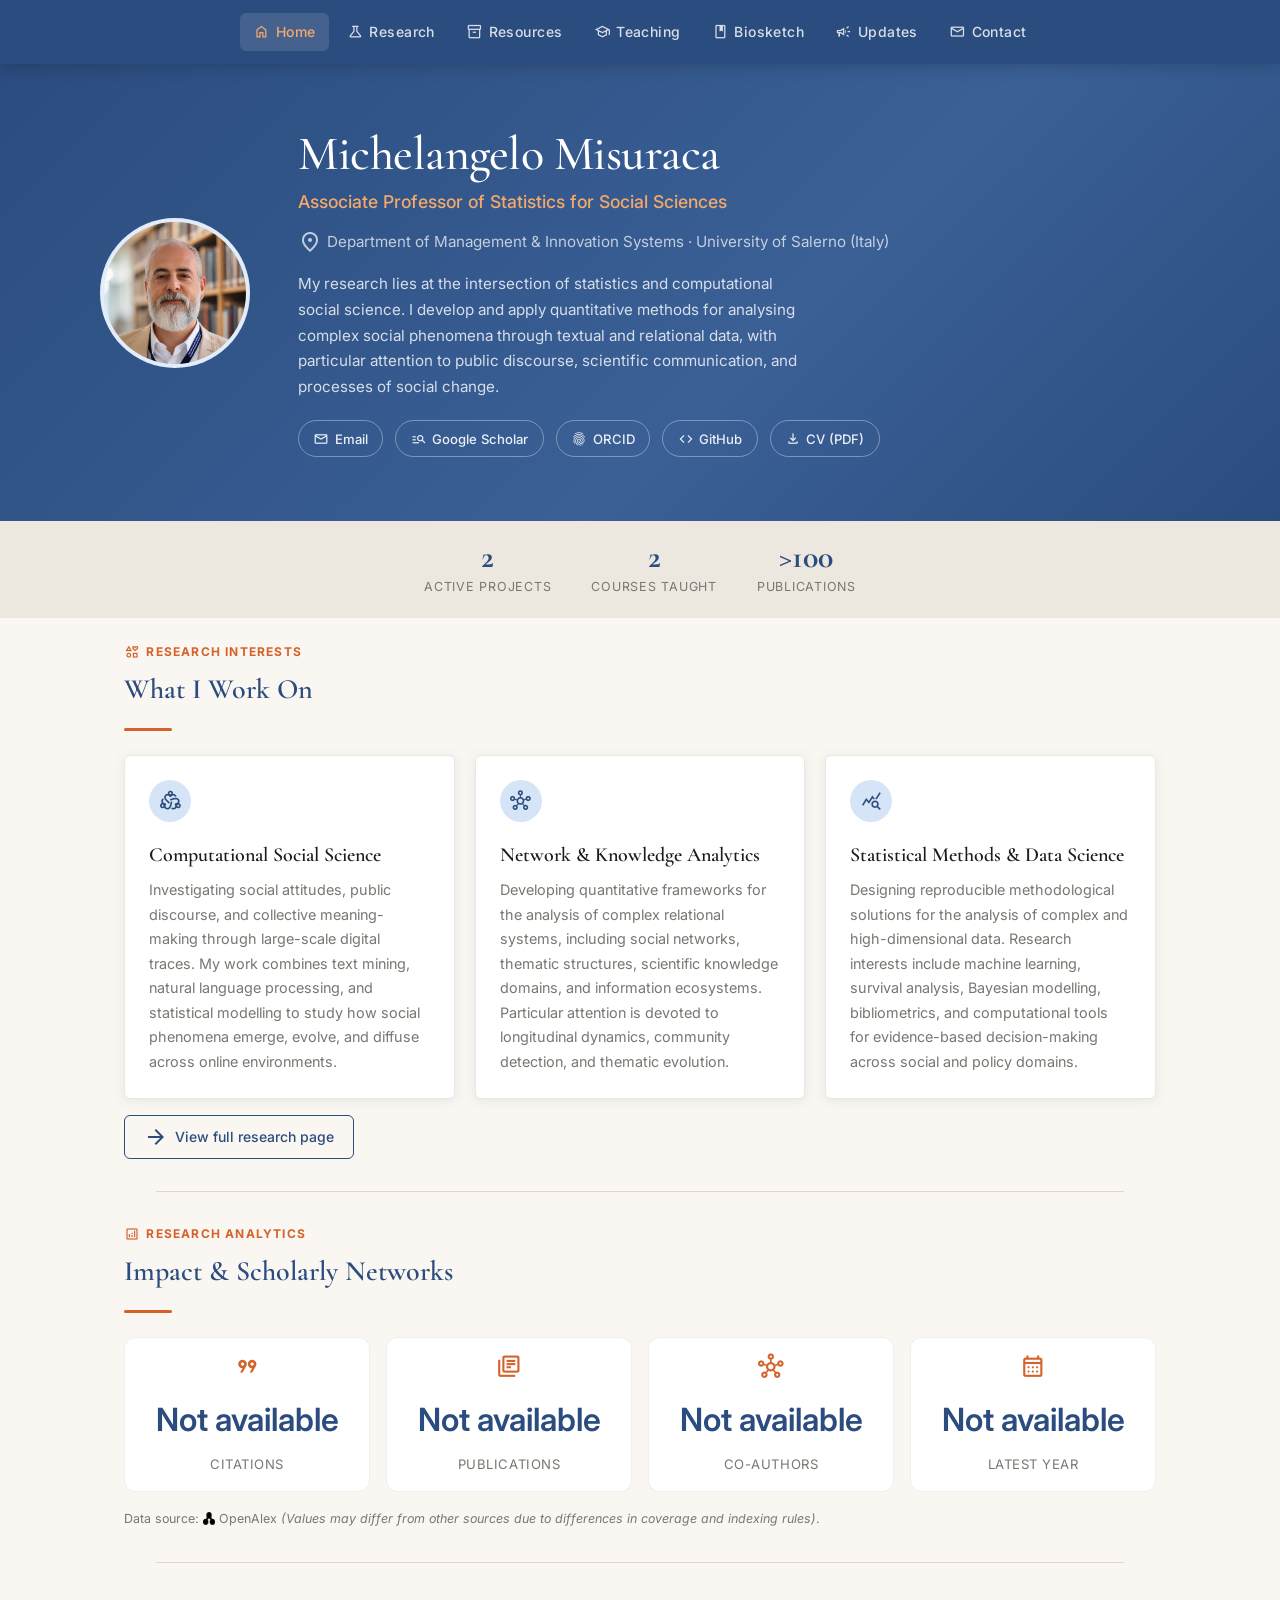
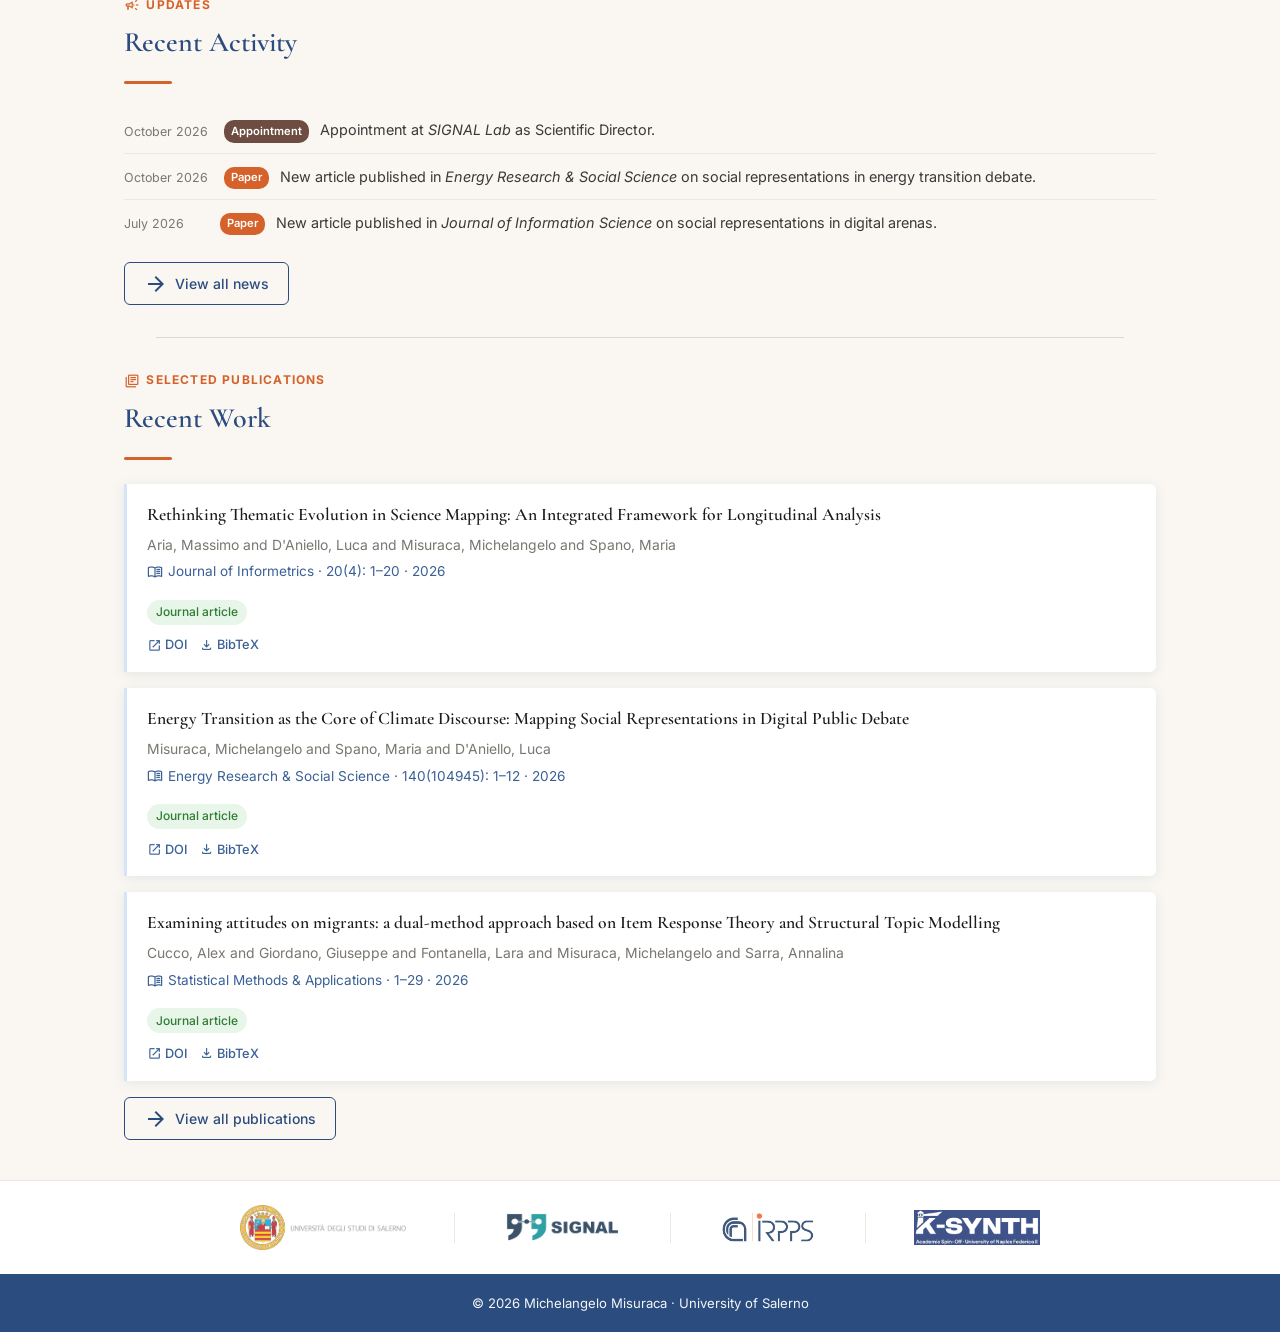
<file: index.html>
<!DOCTYPE html>
<html lang="en">
<head>
  <meta charset="UTF-8">
  <meta name="viewport" content="width=device-width, initial-scale=1.0">
  <title>Michelangelo Misuraca | Home</title>
  <meta name="description" content="Personal website of Michelangelo Misuraca">

  <!-- Fonts -->
  <link rel="preconnect" href="https://fonts.googleapis.com">
  <link rel="preconnect" href="https://fonts.gstatic.com" crossorigin>
  <link href="https://fonts.googleapis.com/css2?family=Cormorant+Garamond:ital,wght@0,400;0,500;0,600;0,700;1,400;1,500&family=Inter:wght@400;500;600&display=swap" rel="stylesheet">
  <!-- Icons -->
  <link rel="stylesheet" href="https://fonts.googleapis.com/css2?family=Material+Symbols+Outlined:opsz,wght,FILL,GRAD@20..48,100..700,0..1,-50..200" />
  <link rel="stylesheet" href="css/style.css">
</head>
<body class="home-page">

<!-- ── Navigation ─────────────────────────────── -->
<nav class="site-nav">
  <div class="nav-inner">
    <ul class="nav-links" id="nav-links">
      <li><a href="index.html"><span class="material-symbols-outlined">home</span>Home</a></li>
      <li><a href="pages/research.html"><span class="material-symbols-outlined">science</span>Research</a></li>
      <li><a href="pages/resources.html"><span class="material-symbols-outlined">inventory_2</span>Resources</a></li> 
      <li><a href="pages/teaching.html"><span class="material-symbols-outlined">school</span>Teaching</a></li>
      <li><a href="pages/cv.html"><span class="material-symbols-outlined">book</span>Biosketch</a></li>
      <li><a href="pages/news.html"><span class="material-symbols-outlined">campaign</span>Updates</a></li>     
      <li><a href="pages/contact.html"><span class="material-symbols-outlined">mail</span>Contact</a></li>
    </ul>
    <button class="hamburger" id="hamburger" aria-label="Toggle navigation" aria-expanded="false">
      <span></span><span></span><span></span>
    </button>
  </div>
</nav>

<!-- ── Profile Hero ───────────────────────────── -->
<header class="profile-hero">
  <div class="profile-inner">
    <div class="profile-avatar">
      <img src="assets/m_misuraca.png" alt="Profile photo">
      <!-- <span class="material-symbols-outlined">person</span> -->
    </div>
    <div class="profile-text">
      <h1>Michelangelo Misuraca</h1>
      <p class="role">Associate Professor of Statistics for Social Sciences</p>
      <p class="affiliation">
        <span class="material-symbols-outlined">location_on</span>
        Department of Management &amp; Innovation Systems &middot; University of Salerno (Italy)
      </p>
      <p class="bio">
        My research lies at the intersection of statistics and computational social science. I develop and apply quantitative methods for analysing complex social phenomena through textual and relational data, with particular attention to public discourse, scientific communication, and processes of social change.
      </p>
      <div class="social-links">
        <a class="social-link" href="mailto:mmisuraca[at]unisa[dot]it">
          <span class="material-symbols-outlined">mail</span>Email
        </a>
        <a class="social-link" href="https://scholar.google.com/citations?DS0YqZYAAAAJ&hl" target="_blank" rel="noopener">
          <span class="material-symbols-outlined">manage_search</span>Google Scholar
        </a>
        <a class="social-link" href="https://orcid.org/0000-0002-8794-966X" target="_blank" rel="noopener">
          <span class="material-symbols-outlined">fingerprint</span>ORCID
        </a>
        <a class="social-link" href="https://github.com/text-lab" target="_blank" rel="noopener">
          <span class="material-symbols-outlined">code</span>GitHub
        </a>
        <a class="social-link" href="assets/CV_JUN26_MM.pdf" target="_blank">
          <span class="material-symbols-outlined">download</span>CV (PDF)
        </a>
      </div>
    </div>
  </div>
</header>

<!-- ── Quick Stats ────────────────────────────── -->
<div class="stats-strip">
  <div class="stats-inner">
    <div class="stat"><div class="stat-num">2</div><div class="stat-label">Active Projects</div></div>
    <div class="stat"><div class="stat-num">2</div><div class="stat-label">Courses Taught</div></div>
    <div class="stat"><div class="stat-num" id="stat-work">&gt;100</div><div class="stat-label">Publications</div></div>
<!--    <div class="stat"><div class="stat-num">-</div><div class="stat-label">PhD / MSc Students</div></div> -->
  </div>
</div>

<!-- ── Main Content ───────────────────────────── -->
<main>

  <!-- Research Interests -->
  <section>
    <p class="section-label"><span class="material-symbols-outlined">interests</span>Research Interests</p>
    <h2>What I Work On</h2>
    <div class="rule-orange"></div>
    <div class="card-grid">
      <div class="card">
       <div class="card-icon"><span class="material-symbols-outlined">diversity_2</span></div>
       <h3>Computational Social Science</h3>
       <p>Investigating social attitudes, public discourse, and collective meaning-making through large-scale digital traces. My work combines text mining, natural language processing, and statistical modelling to study how social phenomena emerge, evolve, and diffuse across online environments.</p>
      </div>
     <div class="card">
      <div class="card-icon"><span class="material-symbols-outlined">hub</span></div>
      <h3>Network &amp; Knowledge Analytics</h3>
      <p>Developing quantitative frameworks for the analysis of complex relational systems, including social networks, thematic structures, scientific knowledge domains, and information ecosystems. Particular attention is devoted to longitudinal dynamics, community detection, and thematic evolution.</p>
     </div>
     <div class="card">
      <div class="card-icon"><span class="material-symbols-outlined">query_stats</span></div>
      <h3>Statistical Methods &amp; Data Science</h3>
      <p>Designing reproducible methodological solutions for the analysis of complex and high-dimensional data. Research interests include machine learning, survival analysis, Bayesian modelling, bibliometrics, and computational tools for evidence-based decision-making across social and policy domains.</p>
    </div>
   </div>
    <p class="mt-2"><a href="pages/research.html" class="btn btn-outline"><span class="material-symbols-outlined">arrow_forward</span>View full research page</a></p>
  </section>

<hr class=rule>

<!-- Research Analytics -->
<section id="research-intelligence">
  <p class="section-label"><span class="material-symbols-outlined">analytics</span>Research Analytics</p>
  <h2>Impact &amp; Scholarly Networks</h2>
  <div class="rule-orange"></div>
  <div class="metrics-grid">
    <div class="metric-card">
      <span class="material-symbols-outlined">format_quote</span>
      <div class="metric-value" id="oa-citations">–</div>
      <div class="metric-label">Citations</div>
    </div>
    <div class="metric-card">
      <span class="material-symbols-outlined">library_books</span>
      <div class="metric-value" id="oa-works">–</div>
      <div class="metric-label">Publications</div>
    </div>
    <div class="metric-card">
      <span class="material-symbols-outlined">hub</span>
      <div class="metric-value" id="oa-coauthors">–</div>
      <div class="metric-label">Co-authors</div>
    </div>
    <div class="metric-card">
      <span class="material-symbols-outlined">calendar_month</span>
      <div class="metric-value" id="oa-latest-year">–</div>
      <div class="metric-label">Latest Year</div>
    </div>
  </div>
  <p class="mt-2 small-note">
    Data source: <img src="assets/tricon.png" class="custom-icon"> OpenAlex</a> <em>(Values may differ from other sources due to differences in coverage and indexing rules)</em>.
  </p>
</section>

<hr class="rule">

  <!-- News & Updates -->
  <section>
    <p class="section-label"><span class="material-symbols-outlined">campaign</span>Updates</p>
    <h2>Recent Activity</h2>
    <div class="rule-orange"></div>
    <ul class="news-list" id="homepage-news"></ul>    
    <p class="mt-2"><a href="pages/news.html" class="btn btn-outline"><span class="material-symbols-outlined">arrow_forward</span>View all news</a></p>
  </section>

<hr class=rule>

  <!-- Selected Publications -->
  <section>
  <p class="section-label">
    <span class="material-symbols-outlined">library_books</span>Selected Publications
  </p>

  <h2>Recent Work</h2>
  <div class="rule-orange"></div>

  <ul class="pub-list" id="recent-pub-list">
    <li class="pub-item">
      <span class="pub-title">Loading recent publications…</span>
      <p class="pub-authors">Please wait while publications are loaded from BibTeX.</p>
      <p class="pub-venue">
        <span class="material-symbols-outlined">hourglass_empty</span>
        publications.bib
      </p>
    </li>
  </ul>

  <p class="mt-2"><a href="pages/research.html#publications" class="btn btn-outline"><span class="material-symbols-outlined">arrow_forward</span>View all publications</a></p>
  </section>

</main>

<!-- ── Footer ─────────────────────────────────── -->
<footer>
  <div class="footer-logos">
    <div class="footer-logos-inner">
      <!-- Replace each pill with an <img> tag once you have logo files.
           Filenames: assets/logo-university.png  assets/logo-department.png  assets/logo-lab.png -->
      <a class="footer-logo-item" href="https://www.unisa.it" target="_blank" rel="noopener">
        <img class="footer-logo-img-u" src="assets/unisa.png" alt="University of Salerno">
      </a>
      <span class="footer-logo-divider" aria-hidden="true"></span>
      <a class="footer-logo-item" href="https://www.disa.unisa.it/dipartimento/strutture?id=776" target="_blank" rel="noopener">
        <img class="footer-logo-img" src="assets/signal.png" alt="Signal Lab">
      </a>
      <span class="footer-logo-divider" aria-hidden="true"></span>
      <a class="footer-logo-item" href="https://www.irpps.cnr.it" target="_blank" rel="noopener">
        <img class="footer-logo-img" src="assets/irpps.png" alt="IRPPS">
      </a>
      <span class="footer-logo-divider" aria-hidden="true"></span>
      <a class="footer-logo-item" href="https://www.bibliometrix.org" target="_blank" rel="noopener">
        <img class="footer-logo-img" src="assets/ksynth.png" alt="Ksynth">
      </a>
    </div>
  </div>
  <div class="site-footer">
    <p><a href="mailto:mmisuraca[at]unisa[dot]it">&copy; <span id="year"></span> Michelangelo Misuraca &middot; University of Salerno</a></p>
  </div>
</footer>

<script src="js/publications.bib.js"></script>
<script src="js/bibtex.js"></script>
<script src="js/news.js"></script>
<script>const container = document.getElementById("homepage-news");

const BADGE_COLORS = {
  Paper: "var(--orange)",
  Software: "var(--blue)",
  Project: "#2e7d32",
  Appointment: "#6d4c41",
  Award: "#9c6a00",
  Conference: "#6a4fb3",
  Teaching: "#00838f"
};

const featuredNews = NEWS_ITEMS
  .filter(item => item.featured)
  .sort((a, b) => new Date(b.sortDate) - new Date(a.sortDate));

const newsToShow = featuredNews.length > 0
  ? featuredNews.slice(0, 3)
  : [...NEWS_ITEMS]
      .sort((a, b) => new Date(b.sortDate) - new Date(a.sortDate))
      .slice(0, 3);

newsToShow.forEach(item => {

  const li = document.createElement("li");
  li.className = "news-item";

  const badgeColor = BADGE_COLORS[item.category] || "var(--orange)";

  li.innerHTML = `
    <span class="news-date">${item.date}</span>
    <span class="news-text">
      <span class="news-badge" style="background:${badgeColor}">
        ${item.category}
      </span>
      ${item.shortText}
    </span>
  `;

  container.appendChild(li);

});
</script>
<script src="js/main.js"></script>
<script src="js/openalex.js"></script>
<script>document.getElementById('year').textContent = new Date().getFullYear();</script>

</body>
</html>
</file>
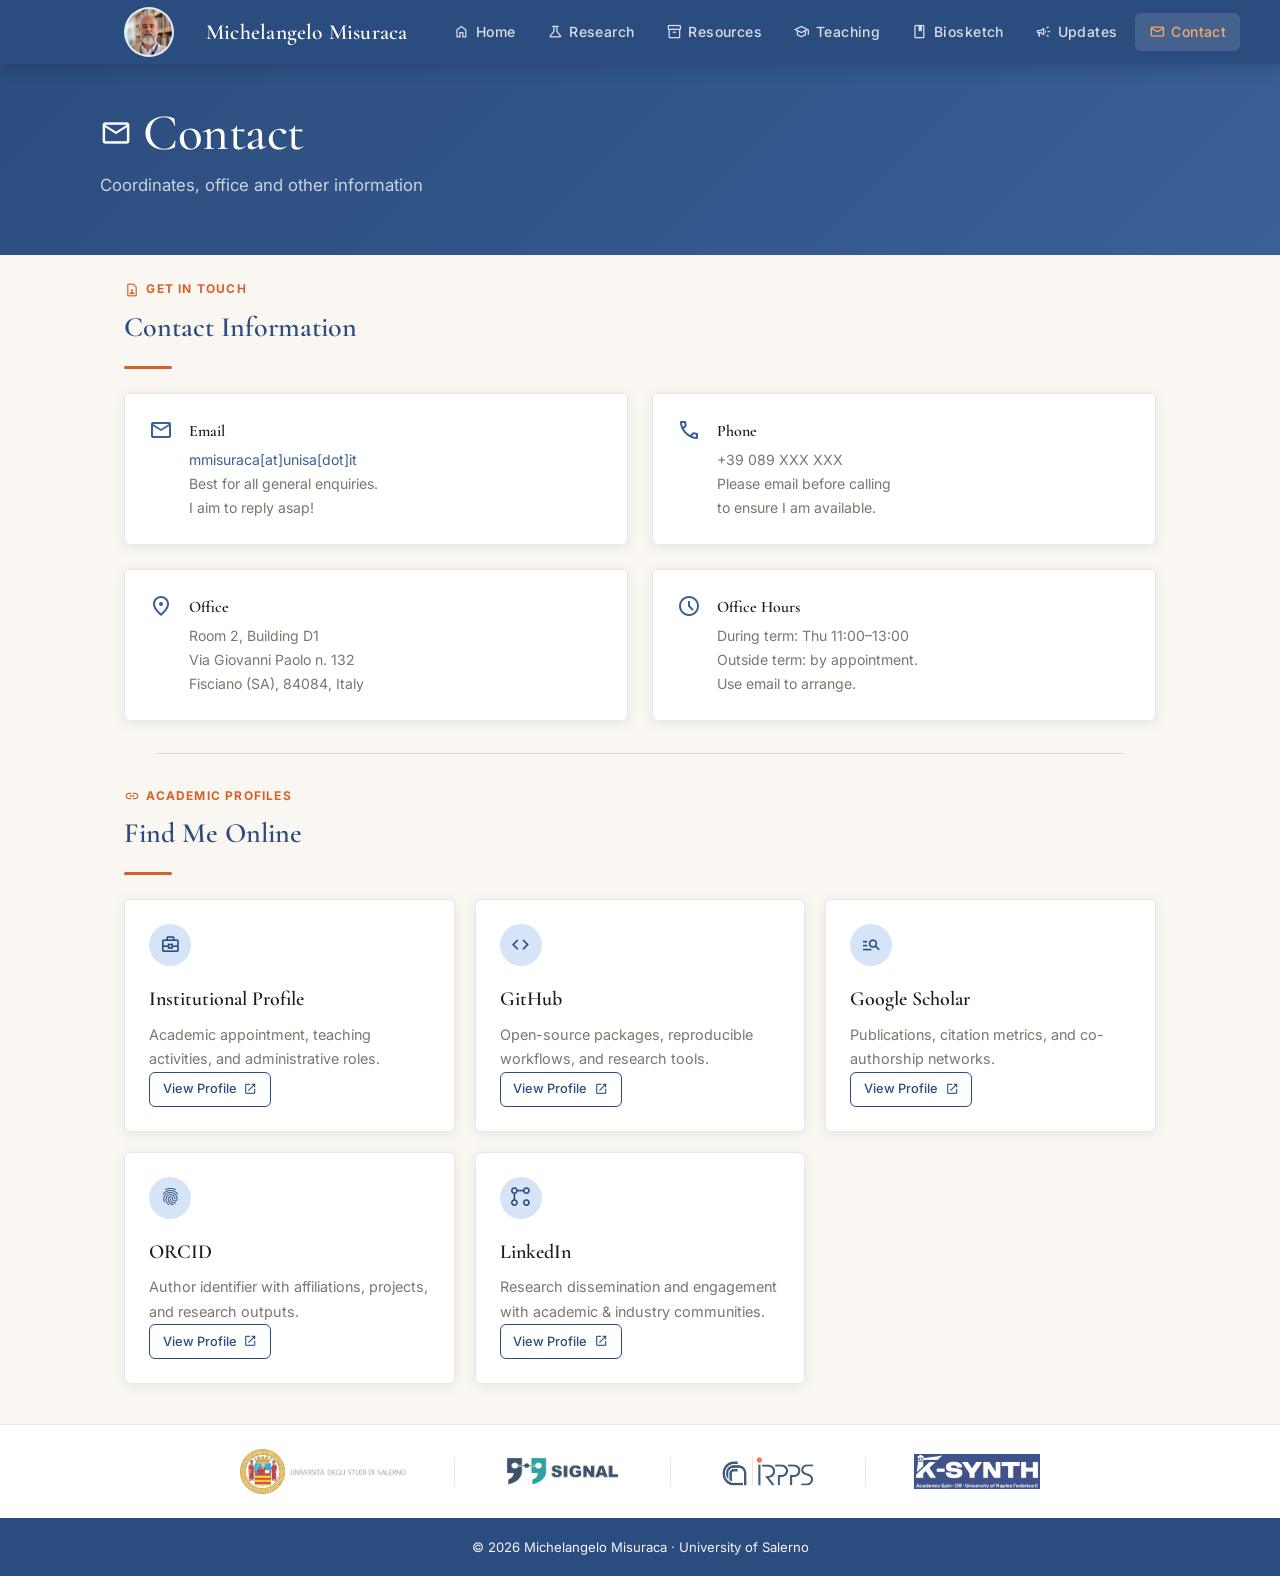
<file: pages/contact.html>
<!DOCTYPE html>
<html lang="en">
<head>
  <meta charset="UTF-8">
  <meta name="viewport" content="width=device-width, initial-scale=1.0">
  <title>Michelangelo Misuraca | Contact</title>
  
  <!-- Fonts -->
  <link rel="preconnect" href="https://fonts.googleapis.com">
  <link rel="preconnect" href="https://fonts.gstatic.com" crossorigin>
  <link href="https://fonts.googleapis.com/css2?family=Cormorant+Garamond:ital,wght@0,400;0,500;0,600;0,700;1,400;1,500&family=Inter:wght@400;500;600&display=swap" rel="stylesheet">
  <!-- Icons -->
  <link rel="stylesheet" href="https://fonts.googleapis.com/css2?family=Material+Symbols+Outlined:opsz,wght,FILL,GRAD@20..48,100..700,0..1,-50..200" />
  <link rel="stylesheet" href="../css/style.css">
</head>
<body>

<nav class="site-nav">
  <div class="nav-inner">
    <div class="profile-avatar-mini">
      <img src="../assets/m_misuraca.png" alt="Profile photo">
      <!-- <span class="material-symbols-outlined">person</span> -->
    </div>
    <a class="nav-brand" href="../index.html">Michelangelo Misuraca</a>
    <ul class="nav-links" id="nav-links">
      <li><a href="../index.html"><span class="material-symbols-outlined">home</span>Home</a></li>
      <li><a href="research.html"><span class="material-symbols-outlined">science</span>Research</a></li>
      <li><a href="resources.html"><span class="material-symbols-outlined">inventory_2</span>Resources</a></li>
      <li><a href="teaching.html"><span class="material-symbols-outlined">school</span>Teaching</a></li>
      <li><a href="cv.html"><span class="material-symbols-outlined">book</span>Biosketch</a></li>
      <li><a href="news.html"><span class="material-symbols-outlined">campaign</span>Updates</a></li>
      <li><a href="contact.html"><span class="material-symbols-outlined">mail</span>Contact</a></li>
    </ul>
    <button class="hamburger" id="hamburger" aria-label="Toggle navigation" aria-expanded="false">
      <span></span><span></span><span></span>
    </button>
  </div>
</nav>

<header class="page-hero">
  <div class="inner">
    <h1><span class="material-symbols-outlined">mail</span> Contact</h1>
    <p class="subtitle">Coordinates, office and other information</p>
  </div>
</header>

<main>

  <!-- Contact cards -->
  <section>
    <p class="section-label"><span class="material-symbols-outlined">contact_page</span>Get in Touch</p>
    <h2>Contact Information</h2>
    <div class="rule-orange"></div>

    <div class="contact-grid">
      <div class="contact-card">
        <span class="material-symbols-outlined">mail</span>
        <div>
          <h3>Email</h3>
          <p><a href="mailto:mmisuraca[at]unisa[dot]it">mmisuraca[at]unisa[dot]it</a></p>
          <p>Best for all general enquiries.<br>I aim to reply asap!</p>
        </div>
      </div>
      <div class="contact-card">
        <span class="material-symbols-outlined">phone</span>
        <div>
          <h3>Phone</h3>
          <p>+39 089 XXX XXX</p>
          <p>Please email before calling<br>to ensure I am available.</p>
        </div>
      </div>
      <div class="contact-card">
        <span class="material-symbols-outlined">location_on</span>
        <div>
          <h3>Office</h3>
          <p>Room 2, Building D1<br>
             Via Giovanni Paolo n. 132<br>
             Fisciano (SA), 84084, Italy</p>
        </div>
      </div>
      <div class="contact-card">
        <span class="material-symbols-outlined">schedule</span>
        <div>
          <h3>Office Hours</h3>
          <p>During term: Thu 11:00–13:00</p>
          <p>Outside term: by appointment.<br>Use email to arrange.</p>
        </div>
      </div>

    </div>
  </section>

<hr class="rule">

  <!-- Academic profiles -->
  <section>
    <p class="section-label"><span class="material-symbols-outlined">link</span>Academic Profiles</p>
    <h2>Find Me Online</h2>
    <div class="rule-orange"></div>
    <div class="card-grid">
  <div class="card">
  <div class="card-icon"><span class="material-symbols-outlined">business_center</span></div>
  <h3>Institutional Profile</h3>
  <p>Academic appointment, teaching activities, and administrative roles.</p>
  <p class="mt-1"><a href="https://docenti.unisa.it/michelangelo.misuraca" target="_blank" class="btn btn-outline" style="font-size:.8rem;padding:.35rem .8rem">View Profile <span class="material-symbols-outlined" style="font-size:.9rem">open_in_new</span></a></p>
  </div>
  <div class="card">
  <div class="card-icon"><span class="material-symbols-outlined">code</span></div>
  <h3>GitHub</h3>
  <p>Open-source packages, reproducible workflows, and research tools.</p>
  <p class="mt-1"><a href="https://github.com/text-lab" target="_blank" class="btn btn-outline" style="font-size:.8rem;padding:.35rem .8rem">View Profile <span class="material-symbols-outlined" style="font-size:.9rem">open_in_new</span></a></p>
  </div>
  <div class="card">
  <div class="card-icon"><span class="material-symbols-outlined">manage_search</span></div>
  <h3>Google Scholar</h3>
  <p>Publications, citation metrics, and co-authorship networks.</p>
  <p class="mt-1"><a href="https://scholar.google.com/citations?DS0YqZYAAAAJ&hl" target="_blank" class="btn btn-outline" style="font-size:.8rem;padding:.35rem .8rem">View Profile <span class="material-symbols-outlined" style="font-size:.9rem">open_in_new</span></a></p>
  </div>
  <div class="card">
  <div class="card-icon"><span class="material-symbols-outlined">fingerprint</span></div>
  <h3>ORCID</h3>
  <p>Author identifier with affiliations, projects, and research outputs.</p>
  <p class="mt-1"><a href="https://orcid.org/0000-0002-8794-966X" target="_blank" class="btn btn-outline" style="font-size:.8rem;padding:.35rem .8rem">View Profile <span class="material-symbols-outlined" style="font-size:.9rem">open_in_new</span></a></p>
</div>
<div class="card">
  <div class="card-icon"><span class="material-symbols-outlined">linked_services</span></div>
  <h3>LinkedIn</h3>
  <p>Research dissemination and engagement with academic &amp; industry communities.</p>
  <p class="mt-1"><a href="https://www.linkedin.com/in/mmisuraca" target="_blank" class="btn btn-outline" style="font-size:.8rem;padding:.35rem .8rem">View Profile <span class="material-symbols-outlined" style="font-size:.9rem">open_in_new</span></a></p>
</div>

    </div>
  </section>

  <!-- Prospective students
  <section>
    <p class="section-label"><span class="material-symbols-outlined">school</span>Prospective Students</p>
    <h2>Joining the Group</h2>
    <div class="rule-orange"></div>
    <p>
      I am always happy to hear from motivated students. Before emailing, please read the notes below —
      it will help both of us.
    </p>

    <div class="note-box">
      <p><strong>Before emailing about a PhD position:</strong> please include (1) a brief description of your background and research interests, (2) why you want to work with me specifically, (3) your CV or academic transcript, and (4) an indication of which funding source you have in mind or are eligible for. Generic emails without these elements will likely not receive a reply.</p>
    </div>

    <div class="card-grid mt-2">
      <div class="card">
        <div class="card-icon"><span class="material-symbols-outlined">school</span></div>
        <h3>PhD Applicants</h3>
        <p>
          I typically take 1–2 new PhD students per year. Funding opportunities include
          [national doctoral school], [departmental scholarships], and [industry partnerships].
          Deadlines are typically in [month].
        </p>
      </div>
      <div class="card">
        <div class="card-icon"><span class="material-symbols-outlined">person</span></div>
        <h3>MSc Students</h3>
        <p>
          Available dissertation topics for the current academic year are listed on the
          <a href="teaching.html#supervision">Teaching page</a>.
          Contact me in [month] to discuss availability.
        </p>
      </div>
      <div class="card">
        <div class="card-icon"><span class="material-symbols-outlined">flight</span></div>
        <h3>Visiting Researchers</h3>
        <p>
          I welcome visiting students and postdocs.
          Possible funding: Marie Skłodowska-Curie fellowships, [national scheme], Fulbright, JSPS, etc.
          Get in touch to discuss.
        </p>
      </div>
    </div>
  </section> -->

</main>

<!-- ── Footer ─────────────────────────────────── -->
<footer>
  <div class="footer-logos">
    <div class="footer-logos-inner">
      <!-- Replace each pill with an <img> tag once you have logo files.
           Filenames: assets/logo-university.png  assets/logo-department.png  assets/logo-lab.png -->
      <a class="footer-logo-item" href="https://www.unisa.it" target="_blank" rel="noopener">
        <img class="footer-logo-img-u" src="../assets/unisa.png" alt="University of Salerno">
      </a>
      <span class="footer-logo-divider" aria-hidden="true"></span>
      <a class="footer-logo-item" href="https://www.disa.unisa.it/dipartimento/strutture?id=776" target="_blank" rel="noopener">
        <img class="footer-logo-img" src="../assets/signal.png" alt="Signal Lab">
      </a>
      <span class="footer-logo-divider" aria-hidden="true"></span>
      <a class="footer-logo-item" href="https://www.irpps.cnr.it" target="_blank" rel="noopener">
        <img class="footer-logo-img" src="../assets/irpps.png" alt="IRPPS">
      </a>
      <span class="footer-logo-divider" aria-hidden="true"></span>
      <a class="footer-logo-item" href="https://www.bibliometrix.org" target="_blank" rel="noopener">
        <img class="footer-logo-img" src="../assets/ksynth.png" alt="Ksynth">
      </a>
    </div>
  </div>
  <div class="site-footer">
    <p><a href="mailto:mmisuraca[at]unisa[dot]it">&copy; <span id="year"></span> Michelangelo Misuraca &middot; University of Salerno</a></p>
  </div>
</footer>

<script src="../js/main.js"></script>
<script>document.getElementById('year').textContent = new Date().getFullYear();</script>
</body>
</html>
</file>
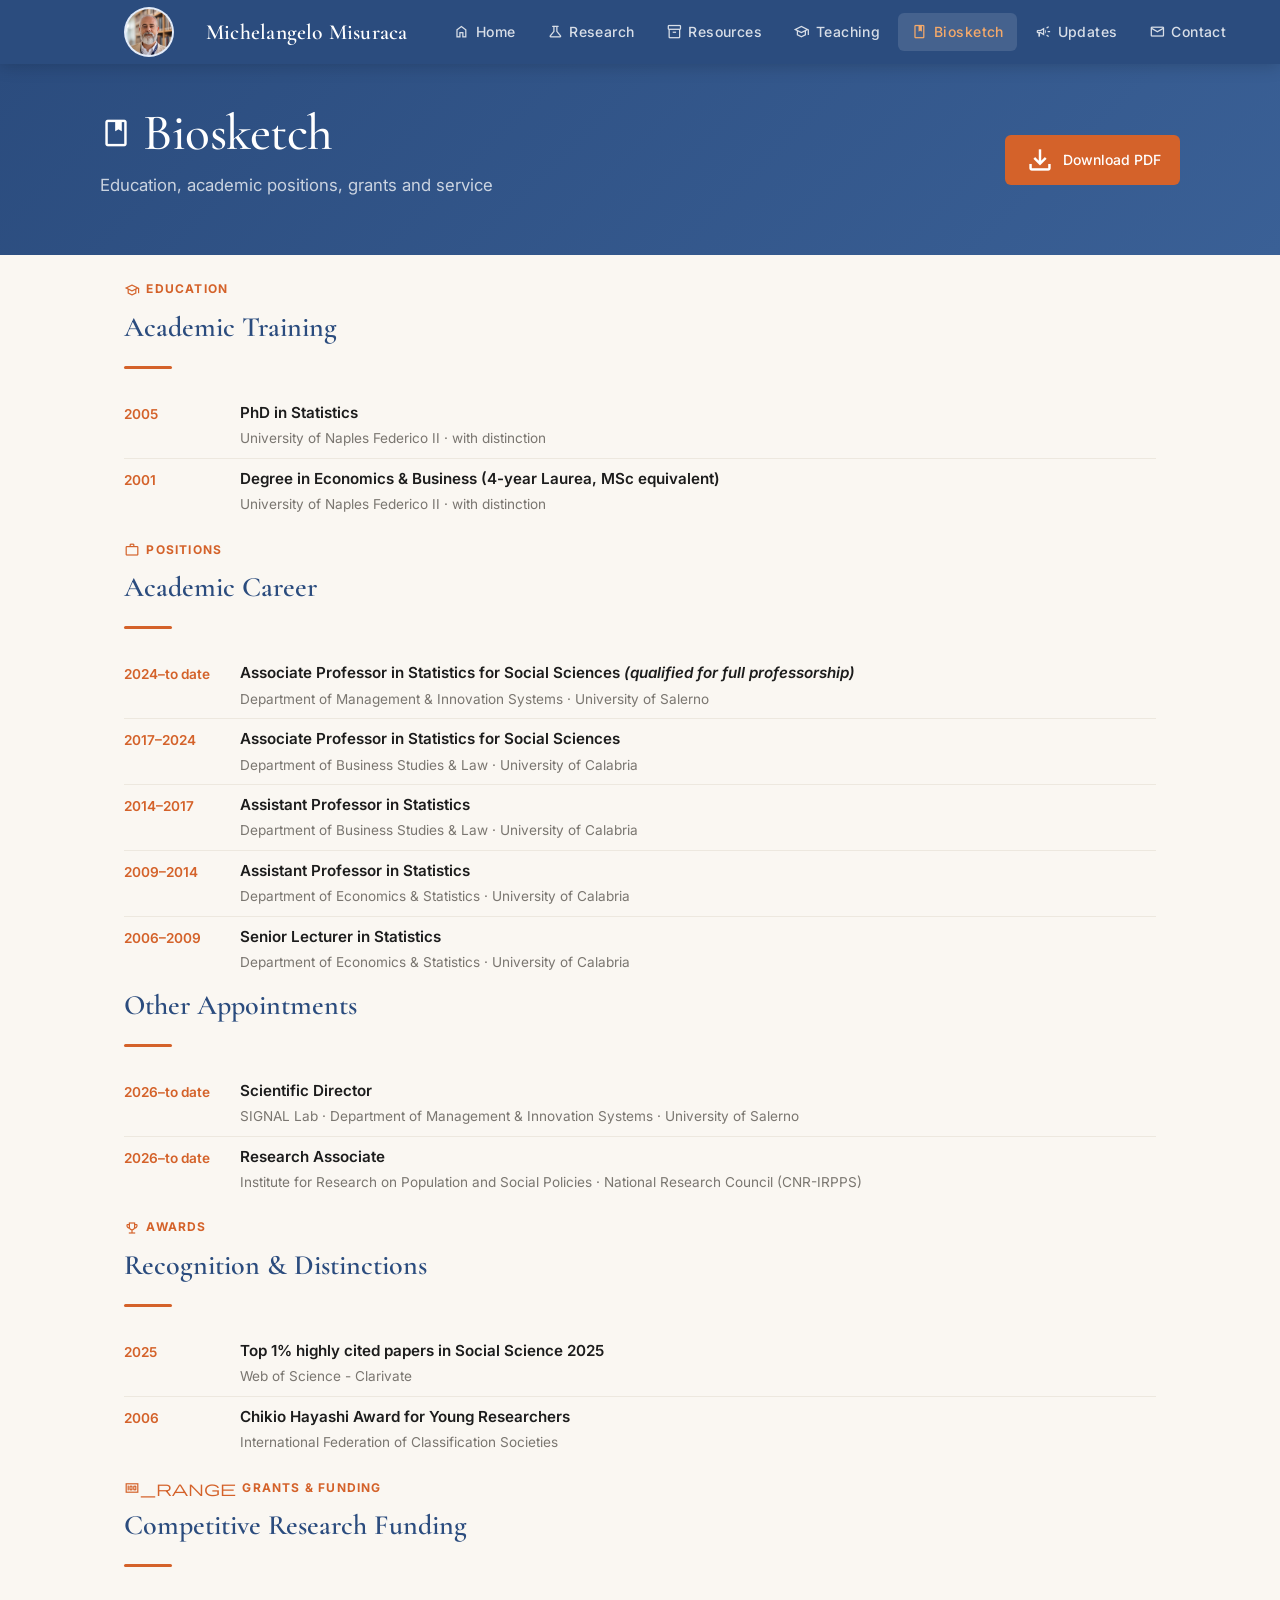
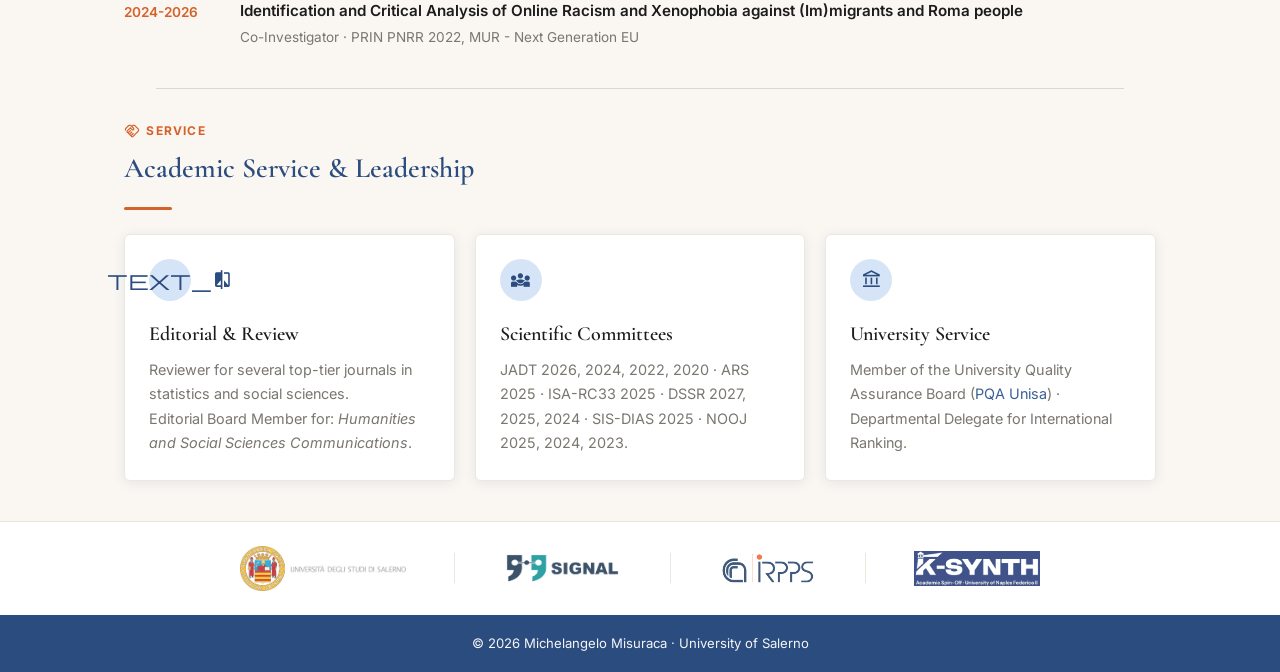
<file: pages/cv.html>
<!DOCTYPE html>
<html lang="en">
<head>
  <meta charset="UTF-8">
  <meta name="viewport" content="width=device-width, initial-scale=1.0">
  <title>Michelangelo Misuraca | Biosketch</title>

  <!-- Fonts -->
  <link rel="preconnect" href="https://fonts.googleapis.com">
  <link rel="preconnect" href="https://fonts.gstatic.com" crossorigin>
  <link href="https://fonts.googleapis.com/css2?family=Cormorant+Garamond:ital,wght@0,400;0,500;0,600;0,700;1,400;1,500&family=Inter:wght@400;500;600&display=swap" rel="stylesheet">
  <!-- Icons -->
  <link rel="stylesheet" href="https://fonts.googleapis.com/css2?family=Material+Symbols+Outlined:opsz,wght,FILL,GRAD@20..48,100..700,0..1,-50..200" />
  <link rel="stylesheet" href="../css/style.css">
</head>
<body>

<nav class="site-nav">
  <div class="nav-inner">
    <div class="profile-avatar-mini">
      <img src="../assets/m_misuraca.png" alt="Profile photo">
      <!-- <span class="material-symbols-outlined">person</span> -->
    </div>
    <a class="nav-brand" href="../index.html">Michelangelo Misuraca</a>
    <ul class="nav-links" id="nav-links">
      <li><a href="../index.html"><span class="material-symbols-outlined">home</span>Home</a></li>
      <li><a href="research.html"><span class="material-symbols-outlined">science</span>Research</a></li>
      <li><a href="resources.html"><span class="material-symbols-outlined">inventory_2</span>Resources</a></li>
      <li><a href="teaching.html"><span class="material-symbols-outlined">school</span>Teaching</a></li>
      <li><a href="cv.html"><span class="material-symbols-outlined">book</span>Biosketch</a></li>
      <li><a href="news.html"><span class="material-symbols-outlined">campaign</span>Updates</a></li>
      <li><a href="contact.html"><span class="material-symbols-outlined">mail</span>Contact</a></li>
    </ul>
    <button class="hamburger" id="hamburger" aria-label="Toggle navigation" aria-expanded="false">
      <span></span><span></span><span></span>
    </button>
  </div>
</nav>

<header class="page-hero">
  <div class="inner" style="display:flex;align-items:center;justify-content:space-between;flex-wrap:wrap;gap:1rem">
    <div>
      <h1><span class="material-symbols-outlined">book</span> Biosketch</h1>
      <p class="subtitle">Education, academic positions, grants and service</p>
    </div>
    <a href="../assets/CV_JUN26_MM.pdf" class="btn btn-primary" target="_blank" rel="noopener">
      <span class="material-symbols-outlined">download</span>Download PDF
    </a>
  </div>
</header>

<main>

  <!-- Education -->
  <section>
    <p class="section-label"><span class="material-symbols-outlined">school</span>Education</p>
    <h2>Academic Training</h2>
    <div class="rule-orange"></div>
    <ul class="timeline">
      <li class="timeline-item">
        <span class="timeline-year">2005</span>
        <div>
          <div class="timeline-title">PhD in Statistics</div>
          <div class="timeline-sub">University of Naples Federico II &middot; with distinction</div>
        </div>
      </li>
      <li class="timeline-item">
        <span class="timeline-year">2001</span>
        <div>
          <div class="timeline-title">Degree in Economics &amp; Business (4-year Laurea, MSc equivalent)</div>
          <div class="timeline-sub">University of Naples Federico II &middot; with distinction</div>
        </div>
      </li>
    </ul>
  </section>

  <!-- Academic positions -->
  <section>
    <p class="section-label"><span class="material-symbols-outlined">work</span>Positions</p>
    <h2>Academic Career</h2>
    <div class="rule-orange"></div>
    <ul class="timeline">
      <li class="timeline-item">
        <span class="timeline-year">2024–to date</span>
        <div>
          <div class="timeline-title">Associate Professor in Statistics for Social Sciences <i>(qualified for full professorship)</i></div>
          <div class="timeline-sub">Department of Management &amp; Innovation Systems &middot; University of Salerno</div>
        </div>
      </li>
      <li class="timeline-item">
        <span class="timeline-year">2017–2024</span>
        <div>
          <div class="timeline-title">Associate Professor in Statistics for Social Sciences</div>
          <div class="timeline-sub">Department of Business Studies &amp; Law &middot; University of Calabria</div>
        </div>
      </li>
      <li class="timeline-item">
        <span class="timeline-year">2014–2017</span>
        <div>
          <div class="timeline-title">Assistant Professor in Statistics</div>
          <div class="timeline-sub">Department of Business Studies &amp; Law &middot; University of Calabria</div>
        </div>
      </li>
      <li class="timeline-item">
        <span class="timeline-year">2009–2014</span>
        <div>
          <div class="timeline-title">Assistant Professor in Statistics</div>
          <div class="timeline-sub">Department of Economics &amp; Statistics &middot; University of Calabria</div>
        </div>
      </li>
      <li class="timeline-item">
        <span class="timeline-year">2006–2009</span>
        <div>
          <div class="timeline-title">Senior Lecturer in Statistics</div>
          <div class="timeline-sub">Department of Economics &amp; Statistics &middot; University of Calabria</div>
        </div>
      </li>
    </ul>
    
    <h2>Other Appointments</h2>
    <div class="rule-orange"></div>
    <ul class="timeline">
      <li class="timeline-item">
        <span class="timeline-year">2026–to date</span>
        <div>
          <div class="timeline-title">Scientific Director</div>
          <div class="timeline-sub">SIGNAL Lab &middot; Department of Management &amp; Innovation Systems &middot; University of Salerno</div>
        </div>
      </li> 
      <li class="timeline-item">
        <span class="timeline-year">2026–to date</span>
        <div>
          <div class="timeline-title">Research Associate</div>
          <div class="timeline-sub">Institute for Research on Population and Social Policies &middot; National Research Council (CNR-IRPPS)</div>
        </div>
      </li>   
  </section>

  <!-- Awards -->
  <section>
    <p class="section-label"><span class="material-symbols-outlined">emoji_events</span>Awards</p>
    <h2>Recognition &amp; Distinctions</h2>
    <div class="rule-orange"></div>
    <ul class="timeline">
      <li class="timeline-item">
        <span class="timeline-year">2025</span>
        <div>
          <div class="timeline-title">Top 1&#37; highly cited papers in Social Science 2025</div>
          <div class="timeline-sub">Web of Science - Clarivate </div>
        </div>
      </li>
      <li class="timeline-item">
        <span class="timeline-year">2006</span>
        <div>
          <div class="timeline-title">Chikio Hayashi Award for Young Researchers </div>
          <div class="timeline-sub">International Federation of Classification Societies</div>
        </div>
      </li>
    </ul>
  </section>

  <!-- Grants & Funding -->
  <section>
    <p class="section-label"><span class="material-symbols-outlined">money_range</span>Grants &amp; Funding</p>
    <h2>Competitive Research Funding</h2>
    <div class="rule-orange"></div>
    <ul class="timeline">
      <li class="timeline-item">
        <span class="timeline-year">2024-2026</span>
        <div>
          <div class="timeline-title">Identification and Critical Analysis of Online Racism and Xenophobia against (Im)migrants and Roma people</div>
          <div class="timeline-sub">Co-Investigator &middot; PRIN PNRR 2022, MUR - Next Generation EU</div>
        </div>
      </li>
    </ul>
  </section>

<hr class="rule">

  <!-- Service / Editorial -->
  <section>
    <p class="section-label"><span class="material-symbols-outlined">handshake</span>Service</p>
    <h2>Academic Service &amp; Leadership</h2>
    <div class="rule-orange"></div>
    <div class="card-grid">
      <div class="card">
        <div class="card-icon"><span class="material-symbols-outlined">text_compare</span></div>
        <h3>Editorial &amp; Review</h3>
        <p>Reviewer for several top-tier journals in statistics and social sciences.<br>Editorial Board Member for: <em>Humanities and Social Sciences Communications</em>.</p>
      </div>
      <div class="card">
        <div class="card-icon"><span class="material-symbols-outlined">diversity_3</span></div>
        <h3>Scientific Committees</h3>
        <p>JADT 2026, 2024, 2022, 2020 &middot; ARS 2025 &middot; ISA-RC33 2025 &middot; DSSR 2027, 2025, 2024 &middot; SIS-DIAS 2025 &middot; NOOJ 2025, 2024, 2023.</p>
      </div>
      <div class="card">
        <div class="card-icon"><span class="material-symbols-outlined">account_balance</span></div>
        <h3>University Service</h3>
        <p>Member of the University Quality Assurance Board (<a href="https://www.pqa.unisa.it">PQA Unisa</a>) &middot; Departmental Delegate for International Ranking.</p>
      </div>
    </div>
  </section>

  <!-- Talks & Invited Lectures
  <section>
    <p class="section-label"><span class="material-symbols-outlined">mic</span>Talks</p>
    <h2>Selected Invited Talks</h2>
    <div class="rule-orange"></div>
    <ul class="timeline">
      <li class="timeline-item">
        <span class="timeline-year">2025</span>
        <div>
          <div class="timeline-title">Talk Title</div>
          <div class="timeline-sub">Seminar / Conference · Institution, City</div>
        </div>
      </li>
      <li class="timeline-item">
        <span class="timeline-year">2024</span>
        <div>
          <div class="timeline-title">Keynote: Talk Title</div>
          <div class="timeline-sub">Workshop Name at Conference · City</div>
        </div>
      </li>
      <li class="timeline-item">
        <span class="timeline-year">2023</span>
        <div>
          <div class="timeline-title">Talk Title</div>
          <div class="timeline-sub">Invited seminar · University Name</div>
        </div>
      </li>
    </ul>
  </section> -->

</main>

<!-- ── Footer ─────────────────────────────────── -->
<footer>
  <div class="footer-logos">
    <div class="footer-logos-inner">
      <!-- Replace each pill with an <img> tag once you have logo files.
           Filenames: assets/logo-university.png  assets/logo-department.png  assets/logo-lab.png -->
      <a class="footer-logo-item" href="https://www.unisa.it" target="_blank" rel="noopener">
        <img class="footer-logo-img-u" src="../assets/unisa.png" alt="University of Salerno">
      </a>
      <span class="footer-logo-divider" aria-hidden="true"></span>
      <a class="footer-logo-item" href="https://www.disa.unisa.it/dipartimento/strutture?id=776" target="_blank" rel="noopener">
        <img class="footer-logo-img" src="../assets/signal.png" alt="Signal Lab">
      </a>
      <span class="footer-logo-divider" aria-hidden="true"></span>
      <a class="footer-logo-item" href="https://www.irpps.cnr.it" target="_blank" rel="noopener">
        <img class="footer-logo-img" src="../assets/irpps.png" alt="IRPPS">
      </a>
      <span class="footer-logo-divider" aria-hidden="true"></span>
      <a class="footer-logo-item" href="https://www.bibliometrix.org" target="_blank" rel="noopener">
        <img class="footer-logo-img" src="../assets/ksynth.png" alt="Ksynth">
      </a>
    </div>
  </div>
  <div class="site-footer">
    <p><a href="mailto:mmisuraca[at]unisa[dot]it">&copy; <span id="year"></span> Michelangelo Misuraca &middot; University of Salerno</a></p>
  </div>
</footer>

<script src="../js/main.js"></script>
<script>document.getElementById('year').textContent = new Date().getFullYear();</script>
</body>
</html>
</file>
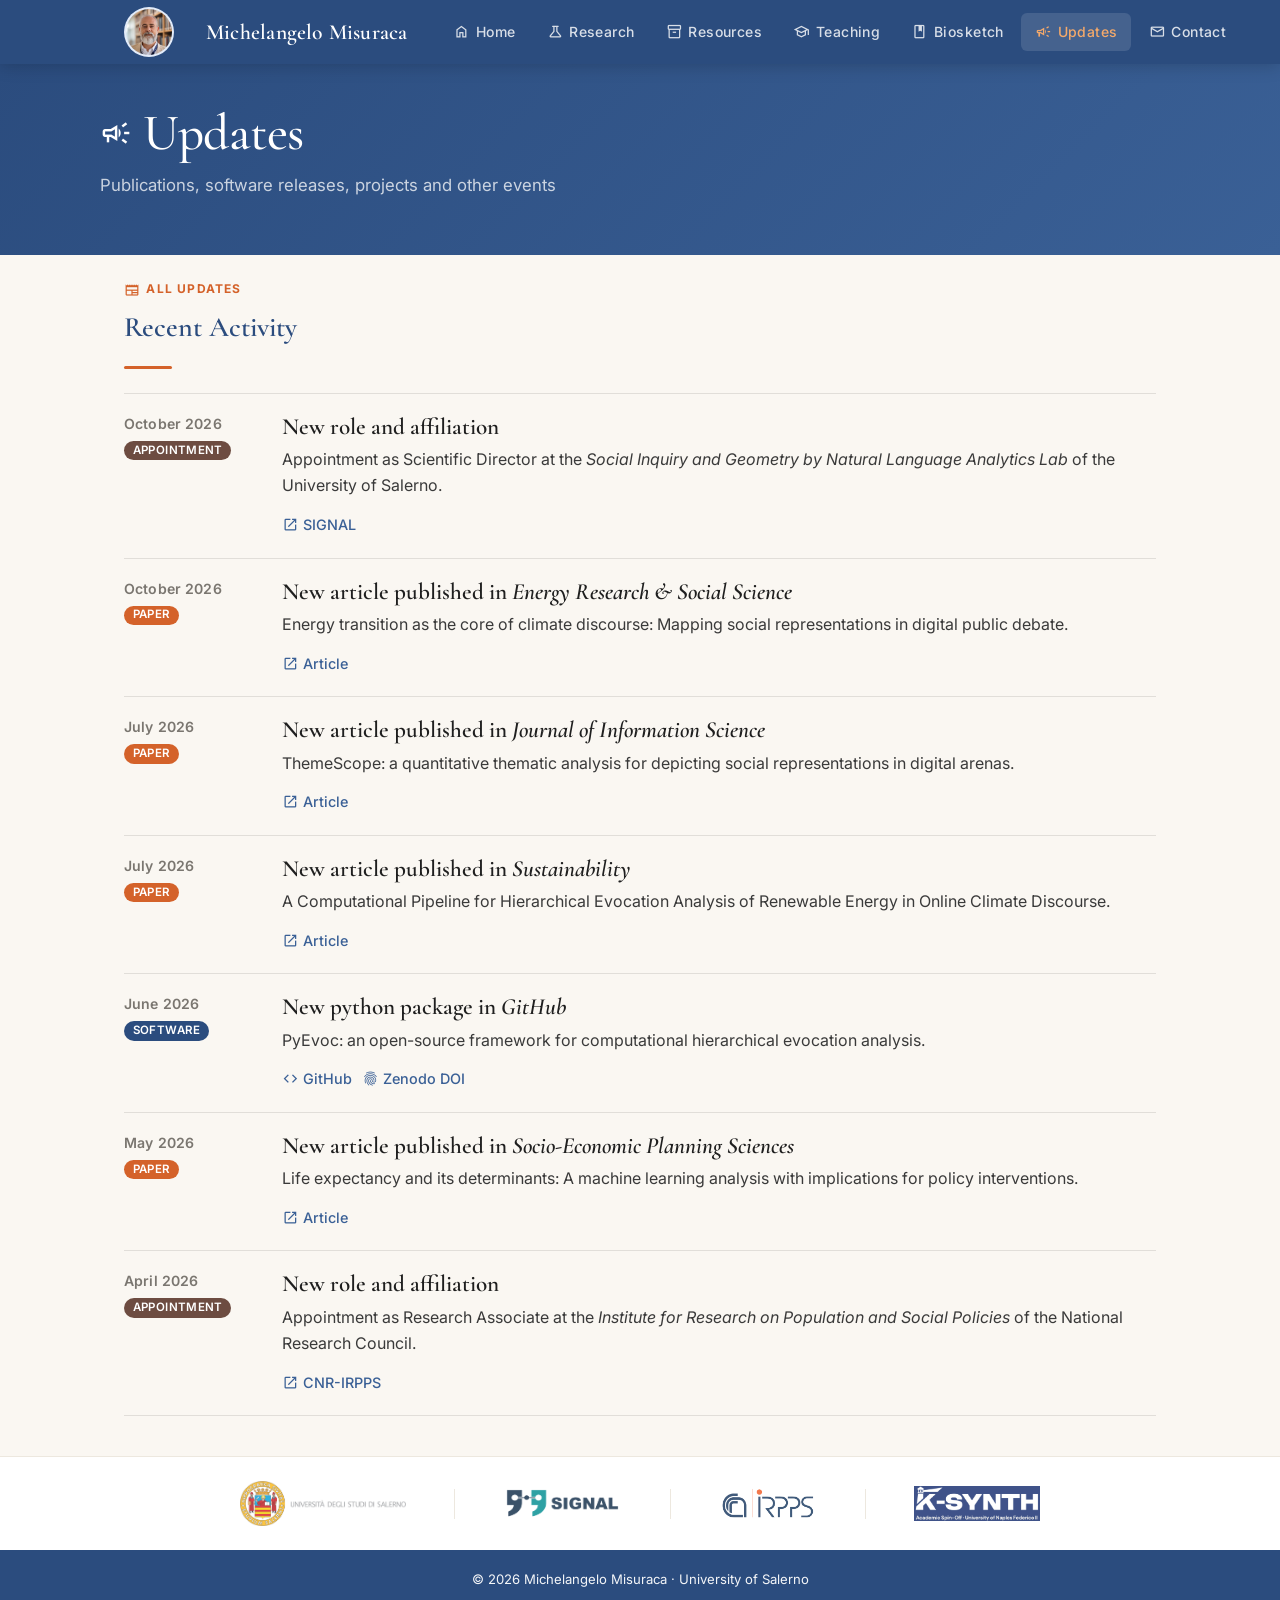
<file: pages/news.html>
<!DOCTYPE html>
<html lang="en">
<head>
  <meta charset="UTF-8">
  <meta name="viewport" content="width=device-width, initial-scale=1.0">
  <title>Michelangelo Misuraca | News</title>
  
  <!-- Fonts -->
  <link rel="preconnect" href="https://fonts.googleapis.com">
  <link rel="preconnect" href="https://fonts.gstatic.com" crossorigin>
  <link href="https://fonts.googleapis.com/css2?family=Cormorant+Garamond:ital,wght@0,400;0,500;0,600;0,700;1,400;1,500&family=Inter:wght@400;500;600&display=swap" rel="stylesheet">
  <!-- Icons -->
  <link rel="stylesheet" href="https://fonts.googleapis.com/css2?family=Material+Symbols+Outlined:opsz,wght,FILL,GRAD@20..48,100..700,0..1,-50..200" />
  <link rel="stylesheet" href="../css/style.css">
</head>
<body>

<nav class="site-nav">
  <div class="nav-inner">
    <div class="profile-avatar-mini">
      <img src="../assets/m_misuraca.png" alt="Profile photo">
      <!-- <span class="material-symbols-outlined">person</span> -->
    </div>
    <a class="nav-brand" href="../index.html">Michelangelo Misuraca</a>
    <ul class="nav-links" id="nav-links">
      <li><a href="../index.html"><span class="material-symbols-outlined">home</span>Home</a></li>
      <li><a href="research.html"><span class="material-symbols-outlined">science</span>Research</a></li>
      <li><a href="resources.html"><span class="material-symbols-outlined">inventory_2</span>Resources</a></li>
      <li><a href="teaching.html"><span class="material-symbols-outlined">school</span>Teaching</a></li>
      <li><a href="cv.html"><span class="material-symbols-outlined">book</span>Biosketch</a></li>
      <li><a href="news.html"><span class="material-symbols-outlined">campaign</span>Updates</a></li>
      <li><a href="contact.html"><span class="material-symbols-outlined">mail</span>Contact</a></li>
    </ul>
    <button class="hamburger" id="hamburger" aria-label="Toggle navigation" aria-expanded="false">
      <span></span><span></span><span></span>
    </button>
  </div>
</nav>

<header class="page-hero">
  <div class="inner">
      <h1><span class="material-symbols-outlined">campaign</span> Updates</h1>
      <p class="subtitle">Publications, software releases, projects and other events</p>
    </div>
  </div>
</header>

<main>

  <!-- ── News Overview ─────────────────────── -->
  <section>
    <p class="section-label"><span class="material-symbols-outlined">newspaper</span>All Updates</p>
    <h2>Recent Activity</h2>
    <div class="rule-orange"></div>

    <ul class="news-list" id="all-news"></ul>

  </section>

</main>

<!-- ── Footer ─────────────────────────────────── -->
<footer>
  <div class="footer-logos">
    <div class="footer-logos-inner">
      <!-- Replace each pill with an <img> tag once you have logo files.
           Filenames: assets/logo-university.png  assets/logo-department.png  assets/logo-lab.png -->
      <a class="footer-logo-item" href="https://www.unisa.it" target="_blank" rel="noopener">
        <img class="footer-logo-img-u" src="../assets/unisa.png" alt="University of Salerno">
      </a>
      <span class="footer-logo-divider" aria-hidden="true"></span>
      <a class="footer-logo-item" href="https://www.disa.unisa.it/dipartimento/strutture?id=776" target="_blank" rel="noopener">
        <img class="footer-logo-img" src="../assets/signal.png" alt="Signal Lab">
      </a>
      <span class="footer-logo-divider" aria-hidden="true"></span>
      <a class="footer-logo-item" href="https://www.irpps.cnr.it" target="_blank" rel="noopener">
        <img class="footer-logo-img" src="../assets/irpps.png" alt="IRPPS">
      </a>
      <span class="footer-logo-divider" aria-hidden="true"></span>
      <a class="footer-logo-item" href="https://www.bibliometrix.org" target="_blank" rel="noopener">
        <img class="footer-logo-img" src="../assets/ksynth.png" alt="Ksynth">
      </a>
    </div>
  </div>
  <div class="site-footer">
    <p><a href="mailto:mmisuraca[at]unisa[dot]it">&copy; <span id="year"></span> Michelangelo Misuraca &middot; University of Salerno</a></p>
  </div>
</footer>

<script src="../js/news.js"></script>
<script>const container = document.getElementById("all-news");

const BADGE_COLORS = {
  Paper: "var(--orange)",
  Software: "var(--blue)",
  Project: "#2e7d32",
  Appointment: "#6d4c41",
  Award: "#9c6a00",
  Conference: "#6a4fb3",
  Teaching: "#00838f"
};

[...NEWS_ITEMS]
  .sort((a, b) => new Date(b.sortDate) - new Date(a.sortDate))
  .forEach(item => {

    const li = document.createElement("li");
    li.className = "news-page-item";

    const badgeColor =
      BADGE_COLORS[item.category] || "var(--orange)";

    const linksHtml =
      Array.isArray(item.links) && item.links.length > 0
        ? item.links.map(link => `
            <a href="${link.url}" target="_blank" rel="noopener">
              <span class="material-symbols-outlined">${link.icon}</span>
              ${link.label}
            </a>
          `).join("")
        : "";

    li.innerHTML = `
      <div class="news-page-meta">

        <span class="news-page-date">
          ${item.date}
        </span>

        <span class="news-tag"
              style="background:${badgeColor}">
          ${item.category}
        </span>

      </div>

      <div class="news-page-content">

        <span class="news-page-title">
          ${item.title}
        </span>

        <p class="news-page-text">
          ${item.description}
        </p>

        ${linksHtml ? `
          <div class="news-page-actions">
            ${linksHtml}
          </div>
        ` : ""}

      </div>
    `;

    container.appendChild(li);
  });
</script>

<script src="../js/main.js"></script>
<script>document.getElementById('year').textContent = new Date().getFullYear();</script>

</body>
</html>
</file>
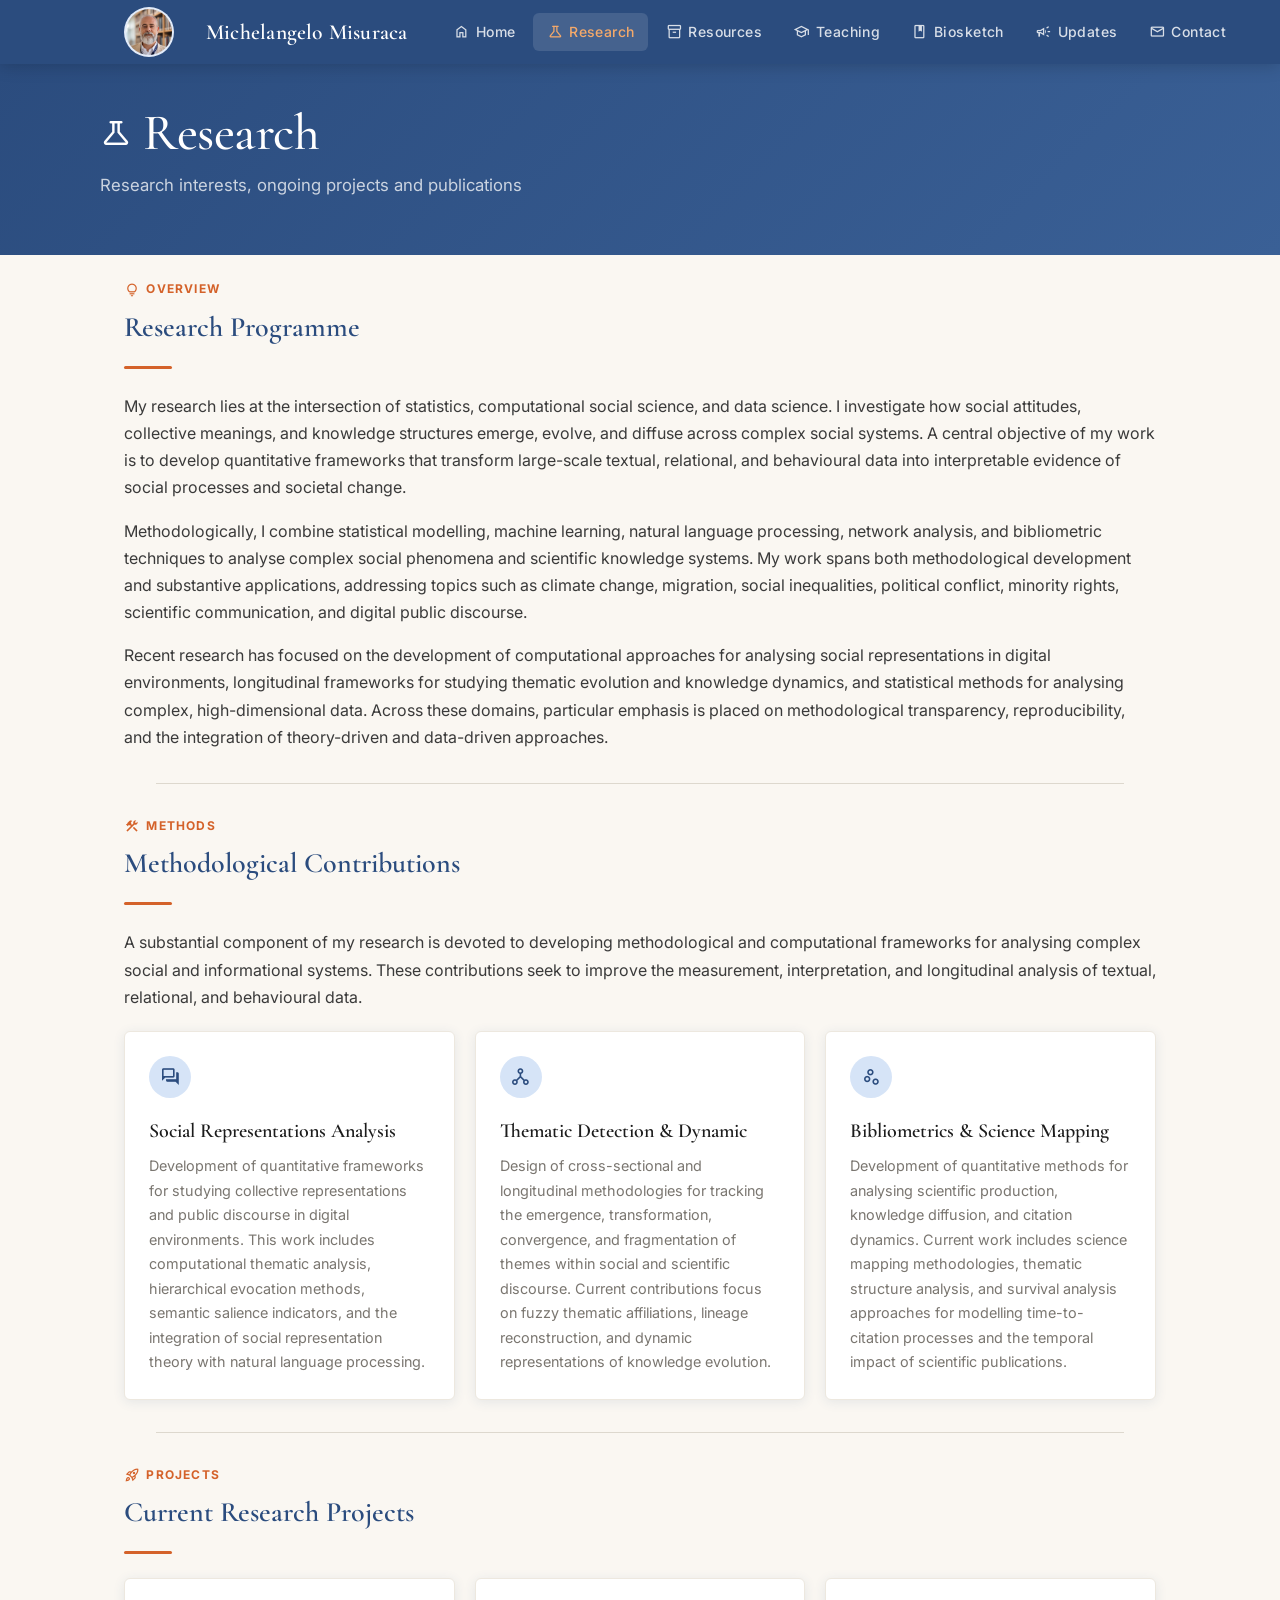
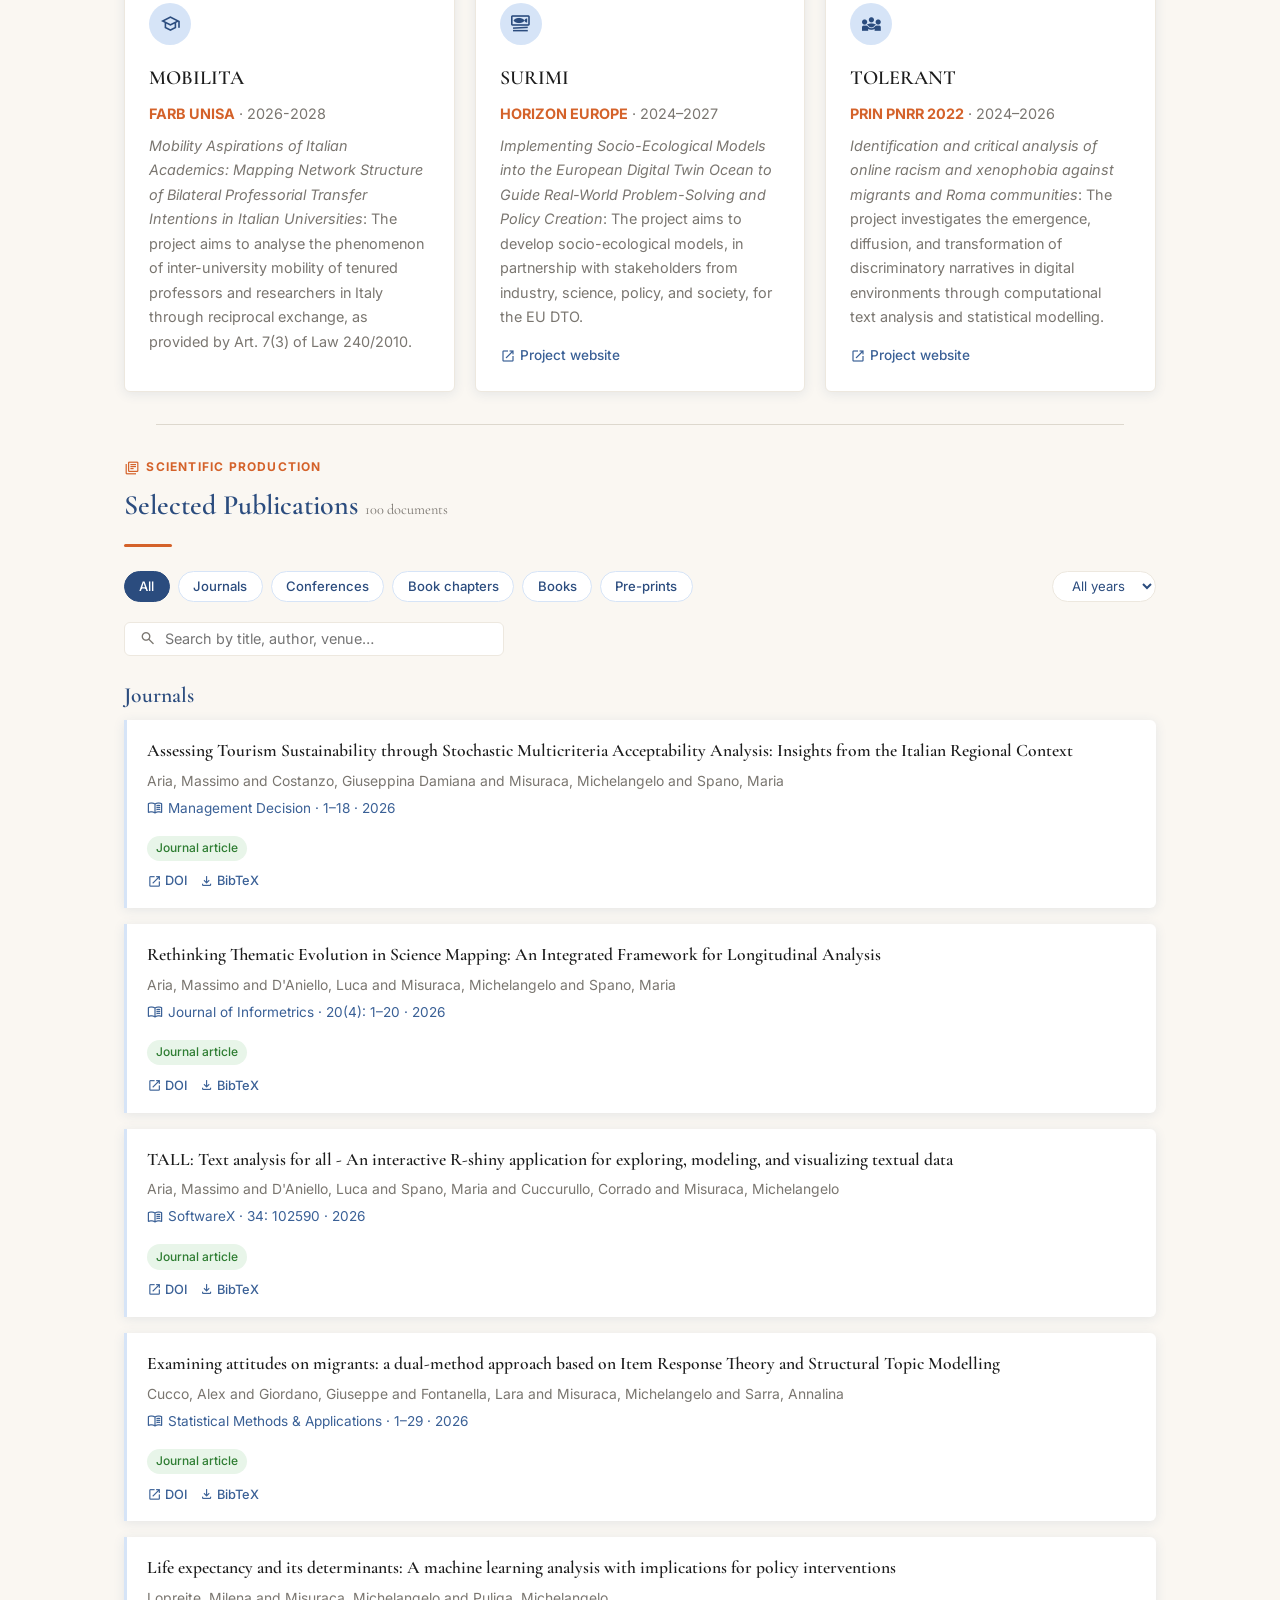
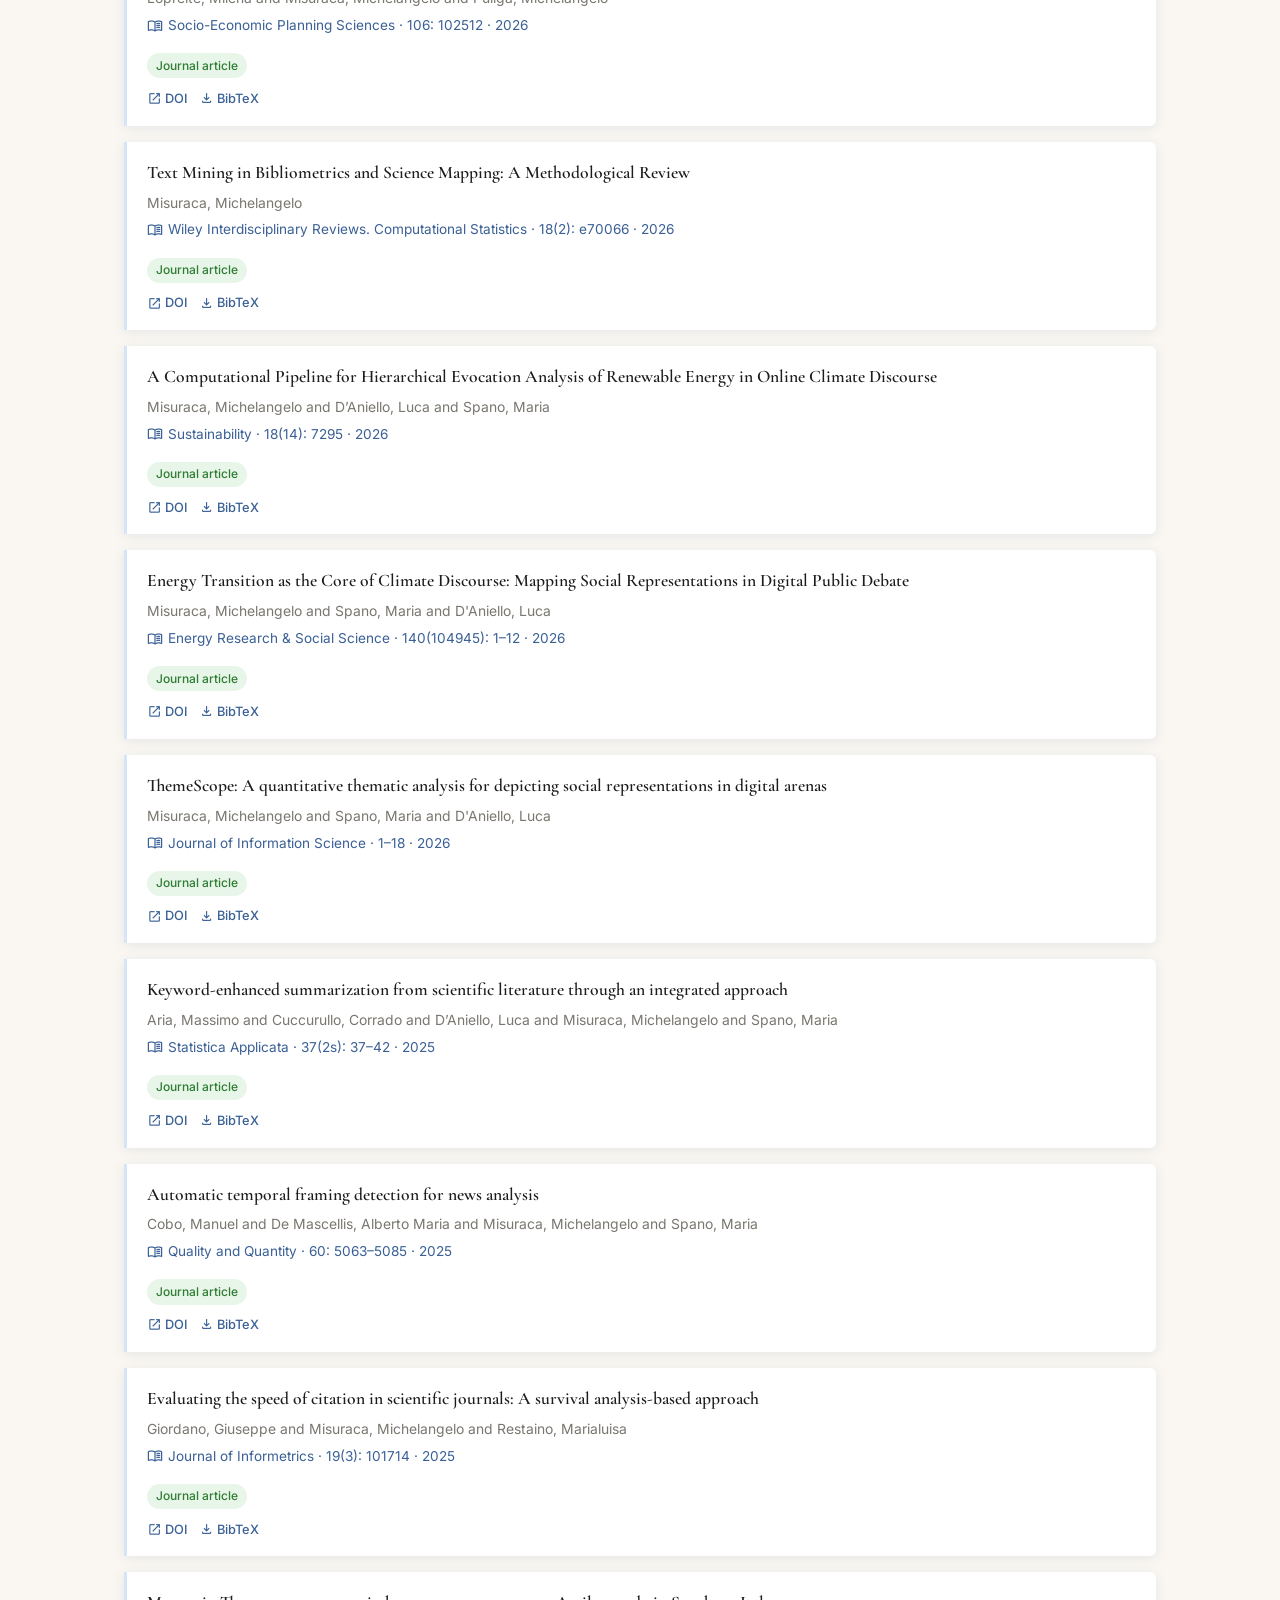
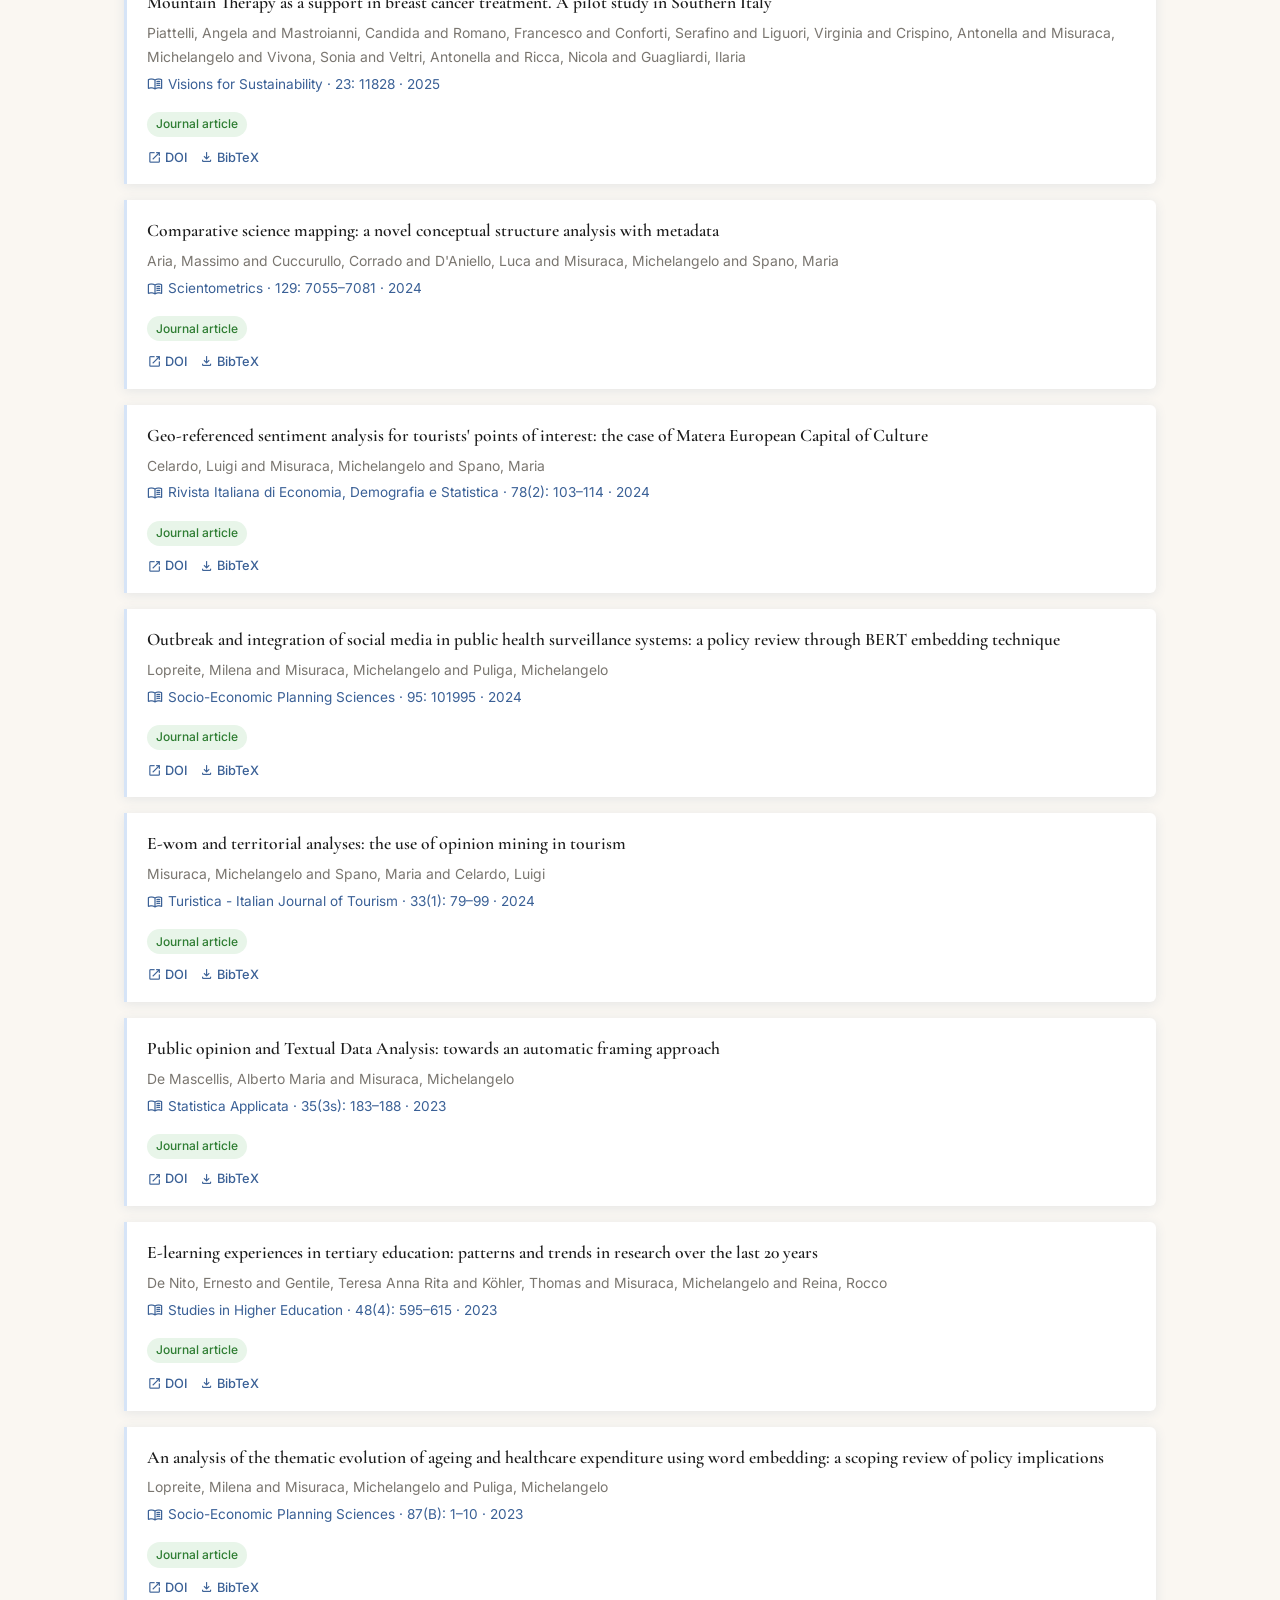
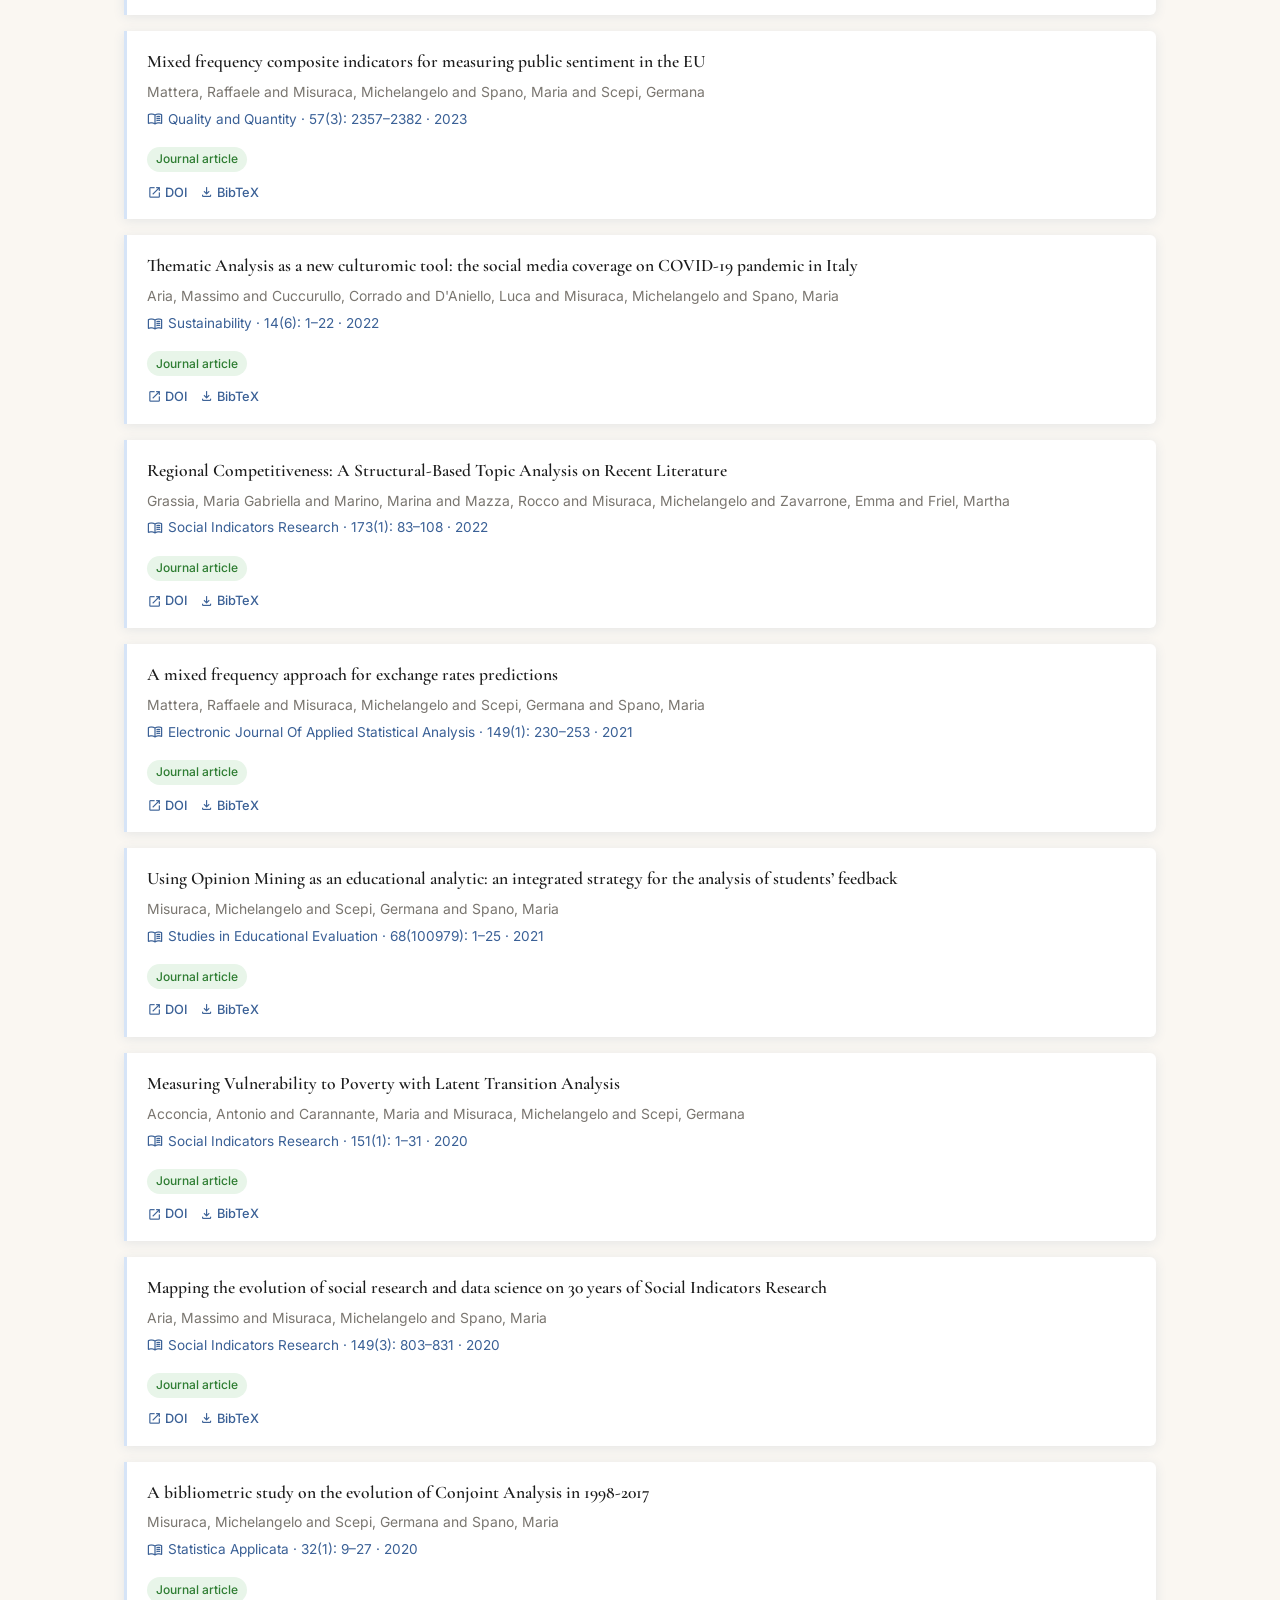
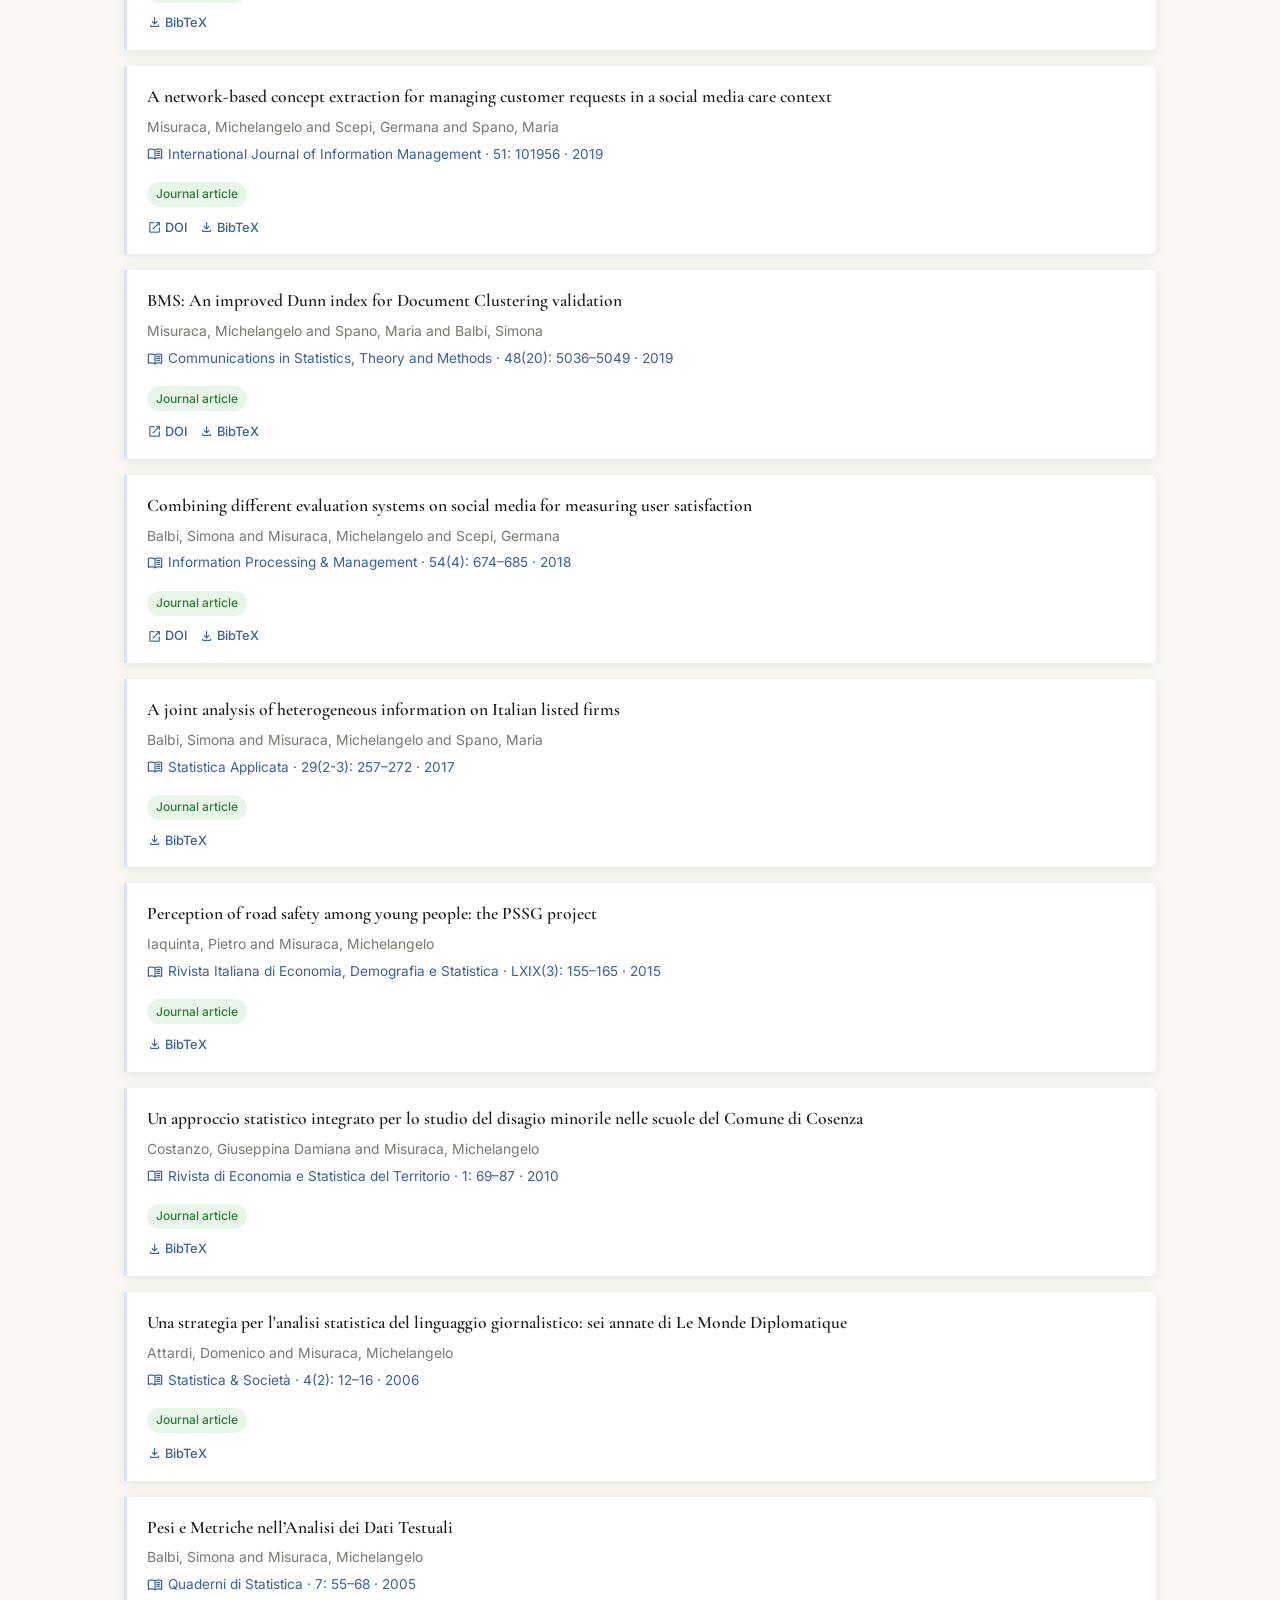
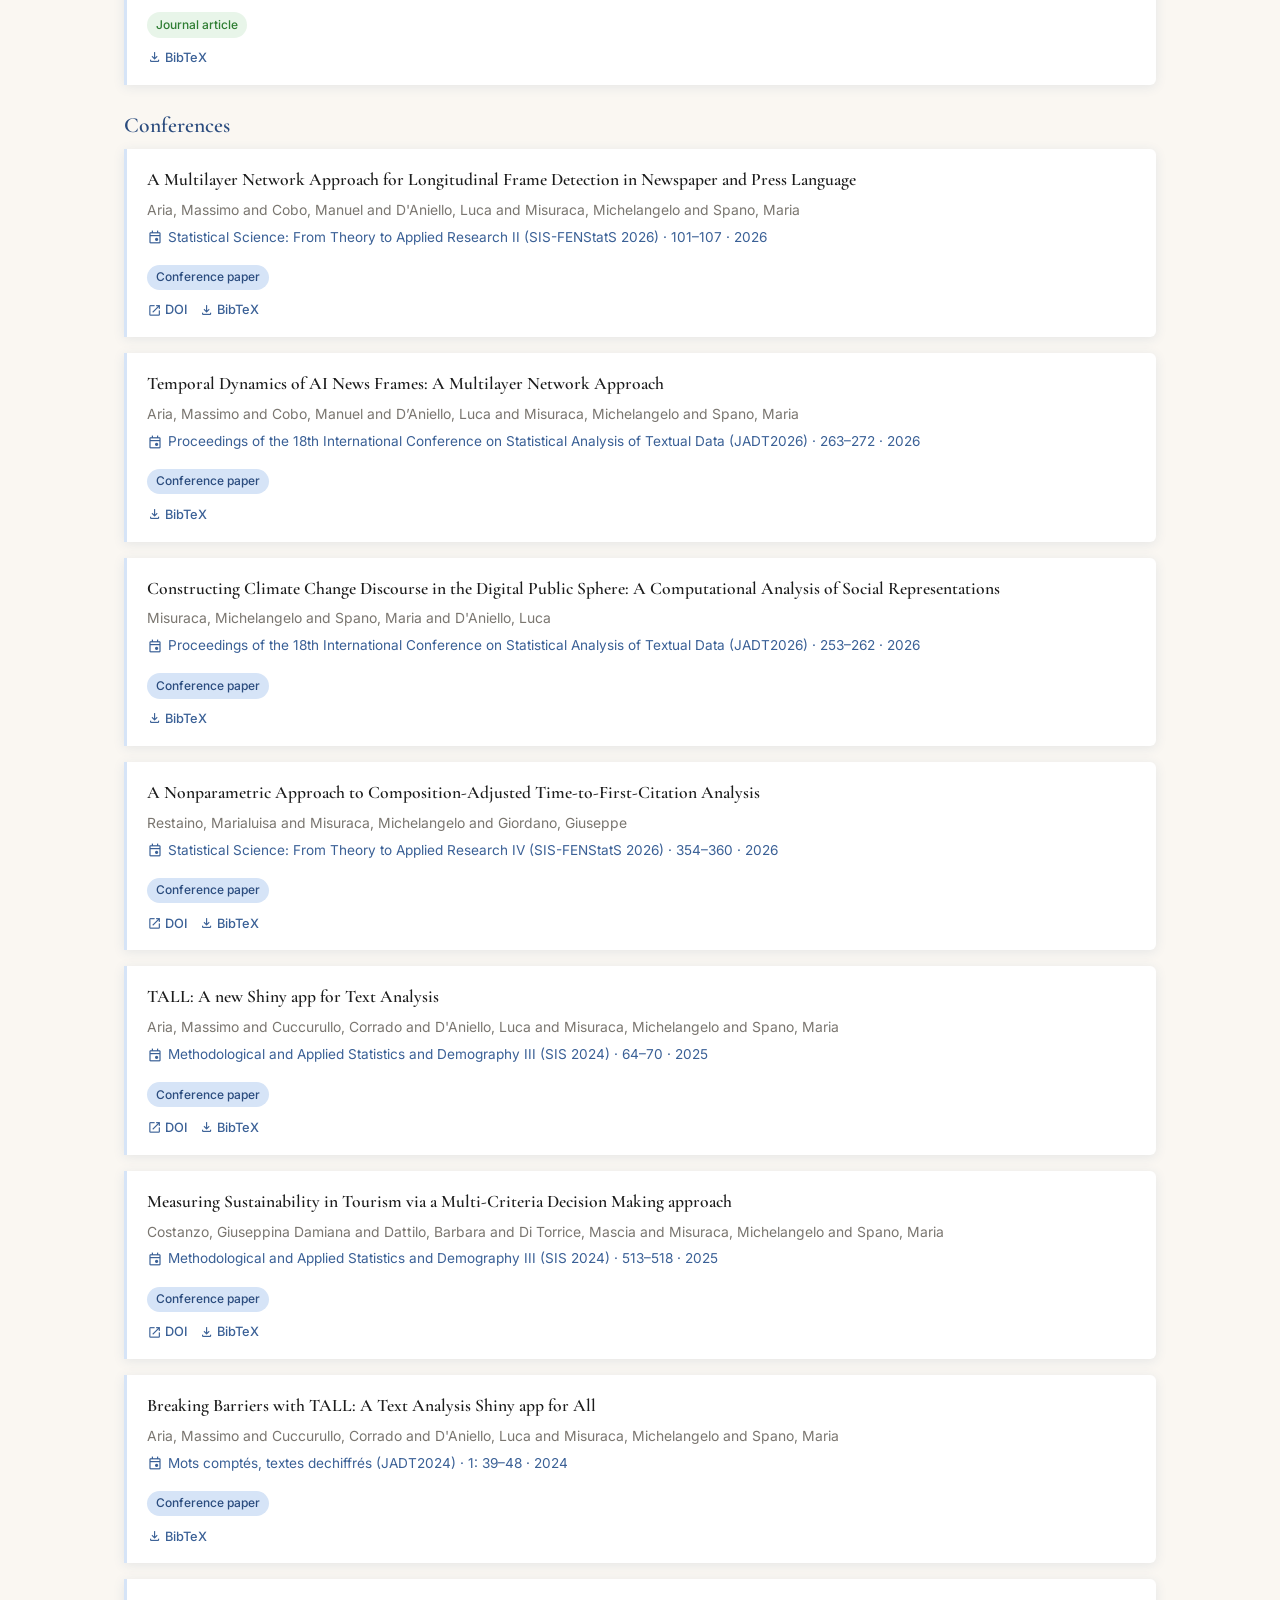
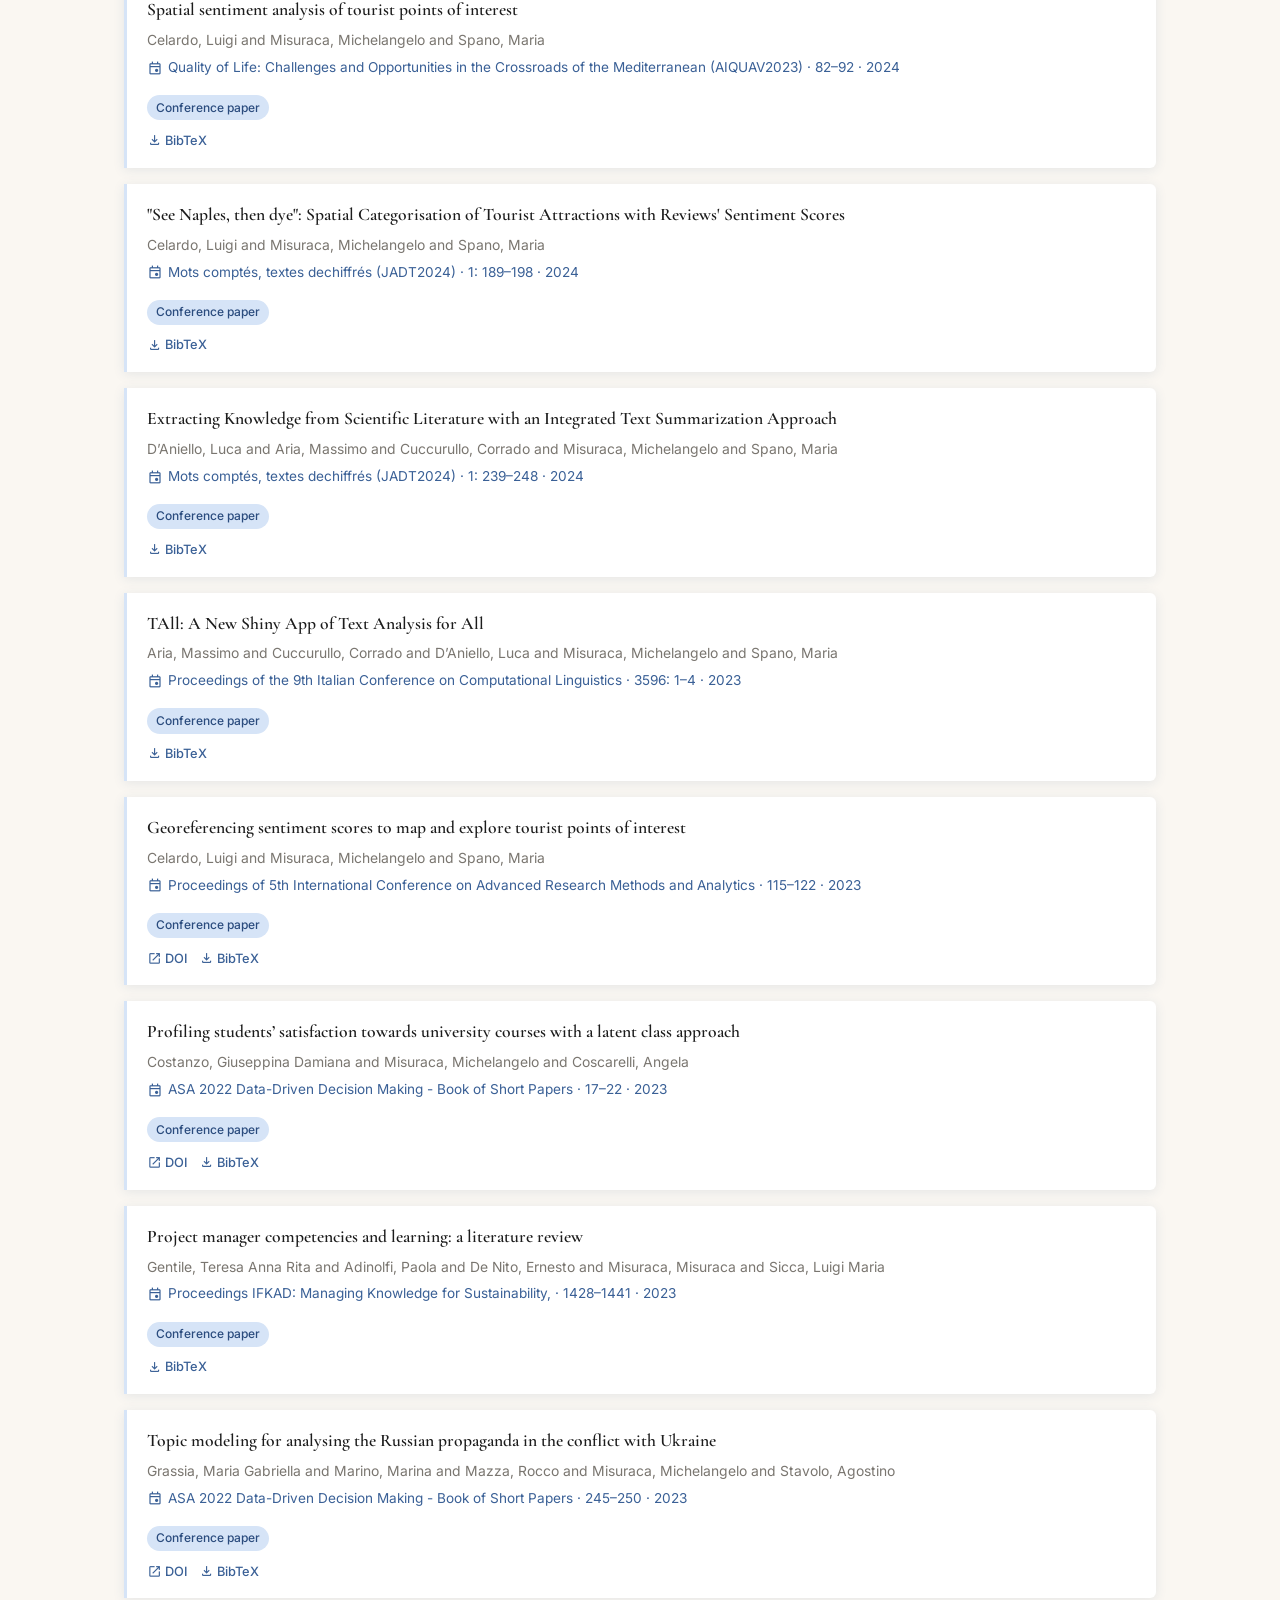
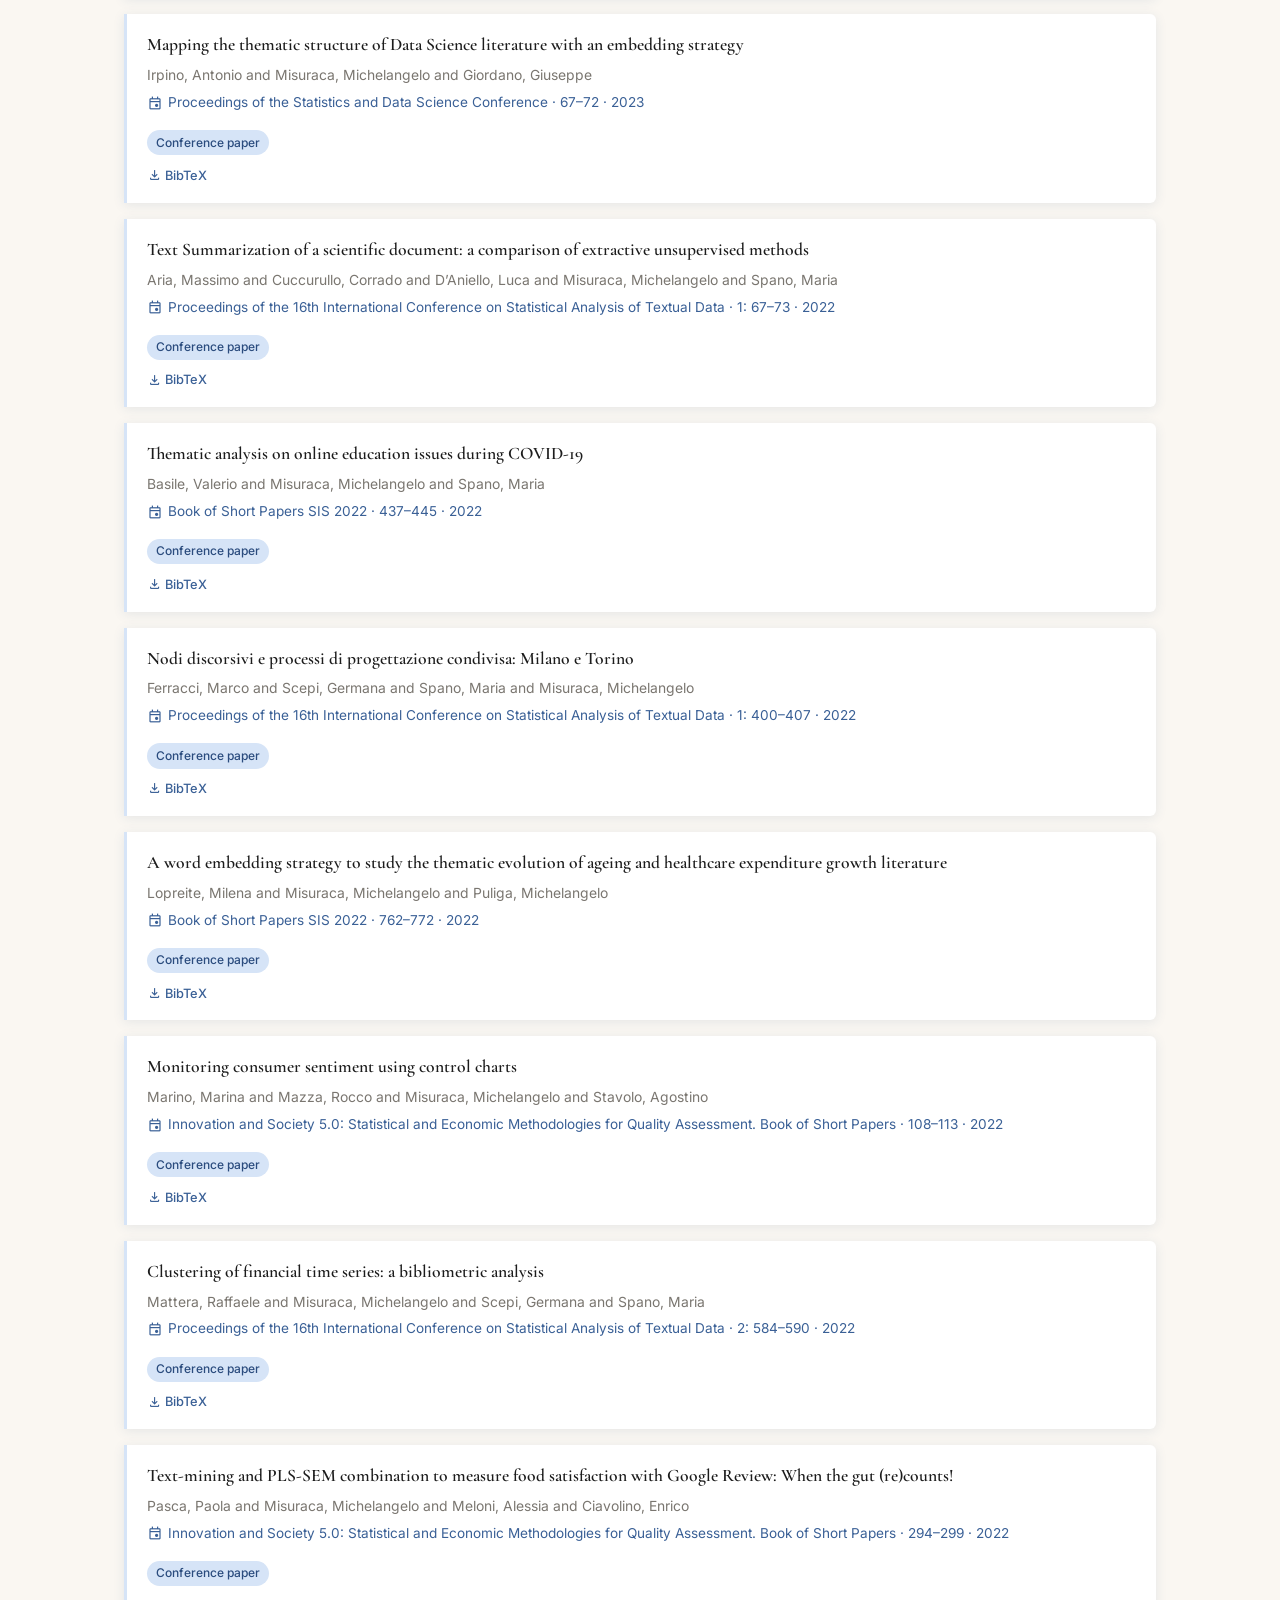
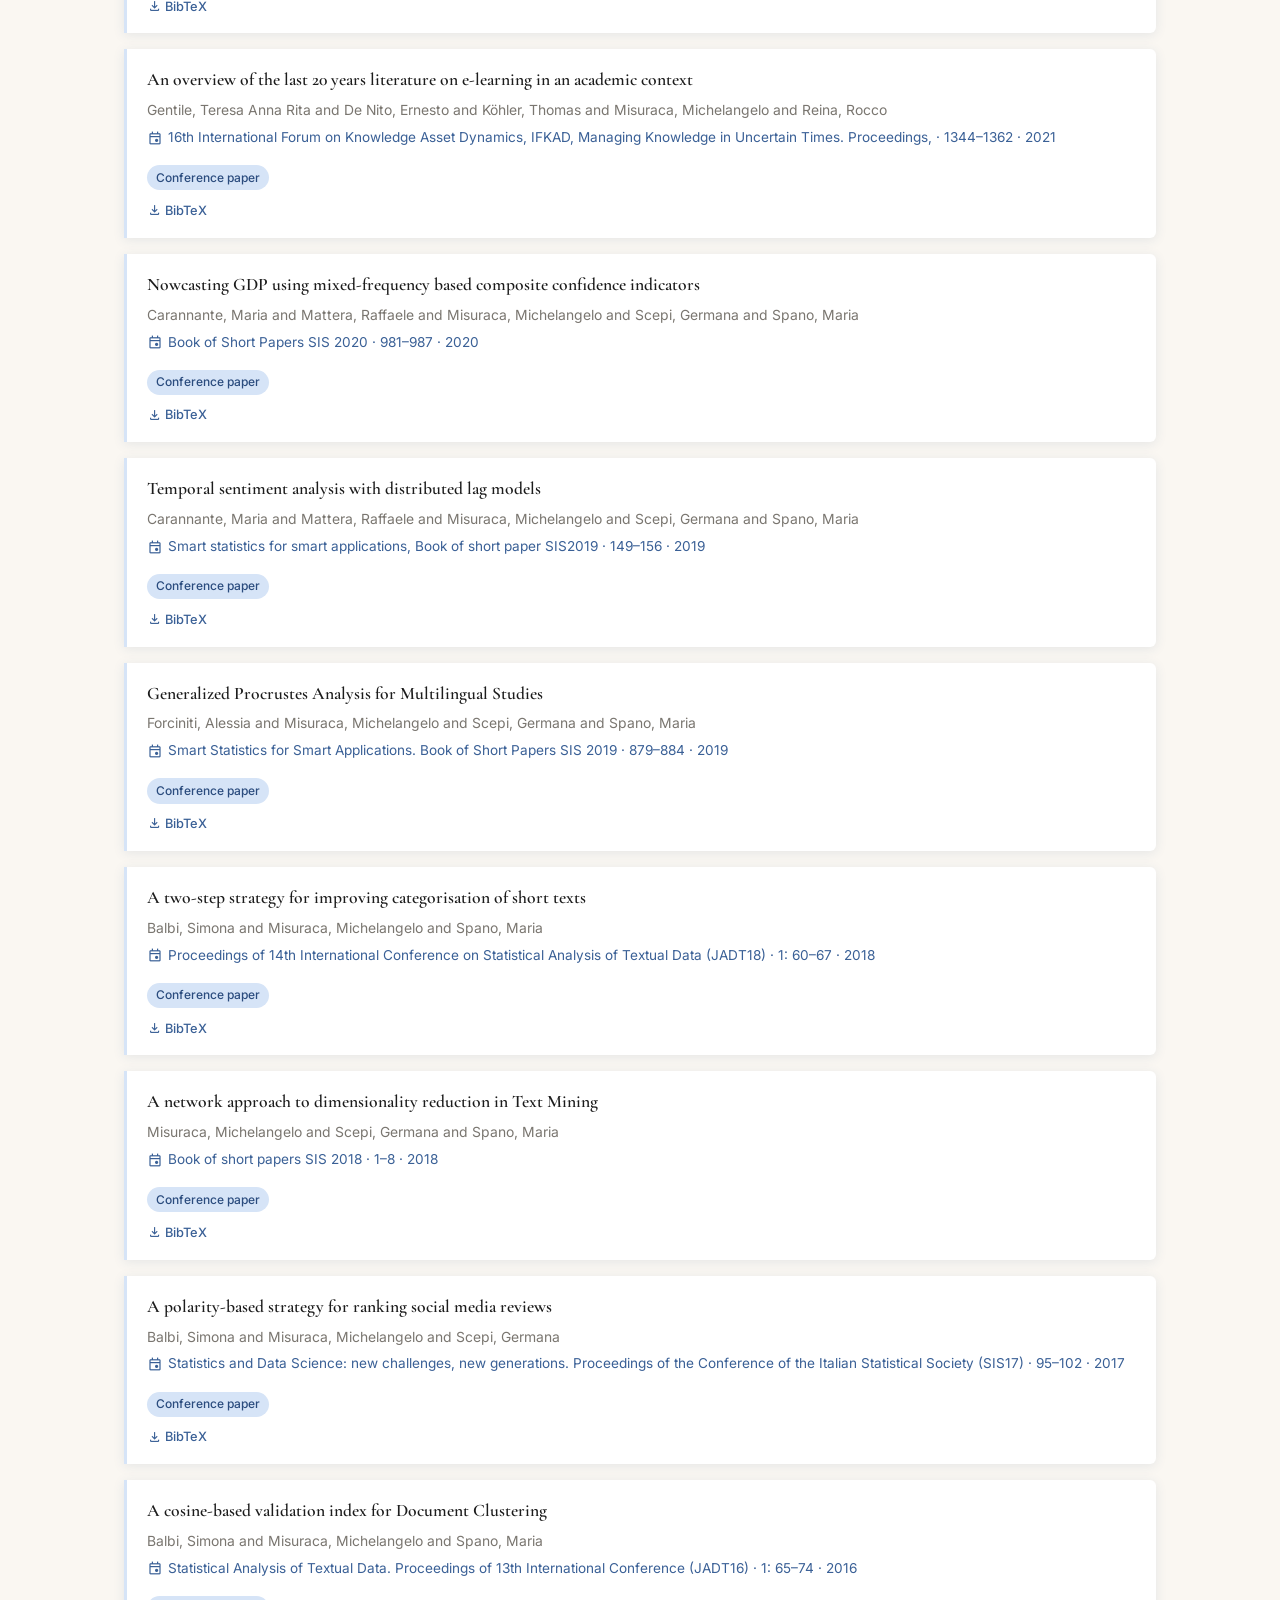
<file: pages/research.html>
<!DOCTYPE html>
<html lang="en">
<head>
  <meta charset="UTF-8">
  <meta name="viewport" content="width=device-width, initial-scale=1.0">
  <title>Michelangelo Misuraca | Research</title>
  
  <!-- Fonts -->
  <link rel="preconnect" href="https://fonts.googleapis.com">
  <link rel="preconnect" href="https://fonts.gstatic.com" crossorigin>
  <link href="https://fonts.googleapis.com/css2?family=Cormorant+Garamond:ital,wght@0,400;0,500;0,600;0,700;1,400;1,500&family=Inter:wght@400;500;600&display=swap" rel="stylesheet">
  <!-- Icons -->
  <link rel="stylesheet" href="https://fonts.googleapis.com/css2?family=Material+Symbols+Outlined:opsz,wght,FILL,GRAD@20..48,100..700,0..1,-50..200" />
  <link rel="stylesheet" href="../css/style.css">
</head>
<body>

<nav class="site-nav">
  <div class="nav-inner">
    <div class="profile-avatar-mini">
      <img src="../assets/m_misuraca.png" alt="Profile photo">
      <!-- <span class="material-symbols-outlined">person</span> -->
    </div>
    <a class="nav-brand" href="../index.html">Michelangelo Misuraca</a>
    <ul class="nav-links" id="nav-links">
      <li><a href="../index.html"><span class="material-symbols-outlined">home</span>Home</a></li>
      <li><a href="research.html"><span class="material-symbols-outlined">science</span>Research</a></li>
      <li><a href="resources.html"><span class="material-symbols-outlined">inventory_2</span>Resources</a></li>
      <li><a href="teaching.html"><span class="material-symbols-outlined">school</span>Teaching</a></li>
      <li><a href="cv.html"><span class="material-symbols-outlined">book</span>Biosketch</a></li>
      <li><a href="news.html"><span class="material-symbols-outlined">campaign</span>Updates</a></li>
      <li><a href="contact.html"><span class="material-symbols-outlined">mail</span>Contact</a></li>
    </ul>
    <button class="hamburger" id="hamburger" aria-label="Toggle navigation" aria-expanded="false">
      <span></span><span></span><span></span>
    </button>
  </div>
</nav>

<header class="page-hero">
  <div class="inner">
    <h1><span class="material-symbols-outlined">science</span> Research</h1>
    <p class="subtitle">Research interests, ongoing projects and publications</p>
  </div>
</header>

<main>

<!-- ── Research Overview ─────────────────────── -->
<section>
  <p class="section-label"><span class="material-symbols-outlined">lightbulb</span>Overview</p>
  <h2>Research Programme</h2>
  <div class="rule-orange"></div>

  <p>
    My research lies at the intersection of statistics, computational social science, and data science. I investigate how social attitudes, collective meanings, and knowledge structures emerge, evolve, and diffuse across complex social systems. A central objective of my work is to develop quantitative frameworks that transform large-scale textual, relational, and behavioural data into interpretable evidence of social processes and societal change.
  </p>

  <p>
    Methodologically, I combine statistical modelling, machine learning, natural language processing, network analysis, and bibliometric techniques to analyse complex social phenomena and scientific knowledge systems. My work spans both methodological development and substantive applications, addressing topics such as climate change, migration, social inequalities, political conflict, minority rights, scientific communication, and digital public discourse.
  </p>

  <p>
    Recent research has focused on the development of computational approaches for analysing social representations in digital environments, longitudinal frameworks for studying thematic evolution and knowledge dynamics, and statistical methods for analysing complex, high-dimensional data. Across these domains, particular emphasis is placed on methodological transparency, reproducibility, and the integration of theory-driven and data-driven approaches.
  </p>
</section>

<hr class="rule">

  <!-- ── Methodological Contributions ───────────────── -->
  <section>
  <p class="section-label"><span class="material-symbols-outlined">construction</span>Methods</p>
  <h2>Methodological Contributions</h2>
  <div class="rule-orange"></div>
  
  <p>
    A substantial component of my research is devoted to developing methodological and computational frameworks for analysing complex social and informational systems. These contributions seek to improve the measurement, interpretation, and longitudinal analysis of textual, relational, and behavioural data.
  </p>
  
  <div class="card-grid">
  
  <div class="card">
  <div class="card-icon">
    <span class="material-symbols-outlined">forum</span>
  </div>
  <h3>Social Representations Analysis</h3>
  <p>
    Development of quantitative frameworks for studying collective representations and public discourse in digital environments. This work includes computational thematic analysis, hierarchical evocation methods, semantic salience indicators, and the integration of social representation theory with natural language processing.
  </p>
  </div>

  <div class="card">
  <div class="card-icon">
    <span class="material-symbols-outlined">network_node</span>
  </div>
  <h3>Thematic Detection &amp; Dynamic</h3>
  <p>
    Design of cross-sectional and longitudinal methodologies for tracking the emergence, transformation, convergence, and fragmentation of themes within social and scientific discourse. Current contributions focus on fuzzy thematic affiliations, lineage reconstruction, and dynamic representations of knowledge evolution.
  </p>
  </div>

  <div class="card">
  <div class="card-icon">
    <span class="material-symbols-outlined">scatter_plot</span>
  </div>
  <h3>Bibliometrics &amp; Science Mapping</h3>
  <p>
    Development of quantitative methods for analysing scientific production, knowledge diffusion, and citation dynamics. Current work includes science mapping methodologies, thematic structure analysis, and survival analysis approaches for modelling time-to-citation processes and the temporal impact of scientific publications.
  </p>
  </div>
  </div>
</section>

<hr class="rule">

<!-- ── Active Projects ───────────────────────── -->
<section>
  <p class="section-label"><span class="material-symbols-outlined">rocket_launch</span>Projects</p>
  <h2>Current Research Projects</h2>
  <div class="rule-orange"></div>

  <div class="card-grid">

    <div class="card">
      <div class="card-icon">
        <span class="material-symbols-outlined">school</span>
      </div>
      <h3>MOBILITA</h3>
      <p><span style="color: var(--orange)"><strong>FARB UNISA</strong></span> &middot; 2026-2028</p>
      <p style="margin-top:.5rem">
        <em>Mobility Aspirations of Italian Academics: Mapping Network Structure of Bilateral Professorial Transfer Intentions in Italian Universities</em>: The project aims to analyse the phenomenon of inter-university mobility of tenured professors and researchers in Italy through reciprocal exchange, as provided by Art. 7(3) of Law 240/2010.
      </p>
    </div>

    <div class="card">
      <div class="card-icon">
        <span class="material-symbols-outlined">set_meal</span>
      </div>
      <h3>SURIMI</h3>
      <p><span style="color: var(--orange)"><strong>HORIZON EUROPE</strong></span> &middot; 2024–2027</p>
      <p style="margin-top:.5rem">
        <em>Implementing Socio-Ecological Models into the European Digital Twin Ocean to Guide Real-World Problem-Solving and Policy Creation</em>: The project aims to develop socio-ecological models, in partnership with stakeholders from industry, science, policy, and society, for the EU DTO.
      </p>
      <div class="project-links">
      <a class="project-link" href="https://www.surimi-project.eu" target="_blank" rel="noopener">
      <span class="material-symbols-outlined">open_in_new</span>Project website</a>
      </div>
    </div>

    <div class="card">
      <div class="card-icon">
        <span class="material-symbols-outlined">diversity_3</span>
      </div>
      <h3>TOLERANT</h3>
      <p><span style="color: var(--orange)"><strong>PRIN PNRR 2022</strong></span> &middot; 2024–2026</p>
      <p style="margin-top:.5rem">
        <em>Identification and critical analysis of online racism and xenophobia against migrants and Roma communities</em>: The project investigates the emergence, diffusion, and transformation of discriminatory narratives in digital environments through computational text analysis and statistical modelling.
      </p>
      <div class="project-links">
      <a class="project-link" href="https://www.tolerantproject.it" target="_blank" rel="noopener">
      <span class="material-symbols-outlined">open_in_new</span>Project website</a>
      </div>
    </div>

  </div>
</section>

<hr class="rule">

  <!-- ── Students ────────────────────────────────
  <section>
    <p class="section-label"><span class="material-symbols-outlined">group</span>Research Group</p>
    <h2>Students &amp; Collaborators</h2>
    <div class="rule-orange"></div>
    <div class="card-grid">
      <div class="card">
        <div class="card-icon"><span class="material-symbols-outlined">school</span></div>
        <h3>PhD Students</h3>
        <p>List current PhD students here with their thesis topic and start year.</p>
      </div>
      <div class="card">
        <div class="card-icon"><span class="material-symbols-outlined">engineering</span></div>
        <h3>MSc / Research Students</h3>
        <p>List current MSc students or visiting researchers.</p>
      </div>
      <div class="card">
        <div class="card-icon"><span class="material-symbols-outlined">workspace_premium</span></div>
        <h3>Alumni</h3>
        <p>Notable alumni and their current positions after leaving the group.</p>
      </div>
    </div>
  </section> -->

  <!-- ── Publications ──────────────────────────── -->
  <section id="publications">
    <p class="section-label"><span class="material-symbols-outlined">library_books</span>Scientific Production</p>
    <h2>Selected Publications <span id="pub-stats" style="font-size:.9rem;font-weight:400;color:var(--muted)"></span></h2>
    <div class="rule-orange"></div>

    <!-- BibTeX auto-load status -->
    <p id="bib-status" style="font-size:.82rem;color:var(--muted);margin-bottom:1.25rem;display:flex;align-items:center;gap:.35rem">
      <span class="material-symbols-outlined" style="font-size:1rem">info</span>
      Publications are automatically loaded from <code>../assets/publications.bib</code> and organised into preprints, journals, conferences, book chapters, and books.
    </p>

    <!-- Filters -->
    <div class="filter-bar">
      <button class="filter-btn active" data-filter="all">All</button>
      <button class="filter-btn" data-filter="journal">Journals</button>
      <button class="filter-btn" data-filter="conference">Conferences</button>
      <button class="filter-btn" data-filter="chapter">Book chapters</button>
      <button class="filter-btn" data-filter="book">Books</button>
      <button class="filter-btn" data-filter="preprint">Pre-prints</button>
      <select id="year-filter" style="margin-left:auto;font-family:var(--font-body);font-size:.82rem;border:1.5px solid var(--cream-mid);border-radius:20px;padding:.35rem .9rem;background:#fff;color:var(--blue);cursor:pointer;outline:none">
        <option value="">All years</option>
      </select>
    </div>
    <div class="search-bar">
      <span class="material-symbols-outlined">search</span>
      <input type="text" id="pub-search" placeholder="Search by title, author, venue&#x2026;" aria-label="Search publications">
    </div>

    <!-- Publication list (populated by bibtex.js, or falls back to placeholders) -->
    <ul class="pub-list" id="pub-list">
      <!-- Placeholder entries shown before .bib is loaded -->
      <li class="pub-item" data-type="journal" data-year="2025">
        <span class="pub-title">Your Most Recent Paper Title — replace by uploading your .bib file</span>
        <p class="pub-authors">Your Name, Co-Author A, Co-Author B</p>
        <p class="pub-venue"><span class="material-symbols-outlined">menu_book</span>Journal of Excellent Science · 2025</p>
        <div class="pub-tags"><span class="tag journal">Journal</span></div>
        <div class="pub-links">
          <a class="pub-link" href="#"><span class="material-symbols-outlined">open_in_new</span>DOI</a>
          <a class="pub-link" href="#"><span class="material-symbols-outlined">science</span>arXiv</a>
        </div>
      </li>
      <li class="pub-item" data-type="conference" data-year="2024">
        <span class="pub-title">Conference Paper Title</span>
        <p class="pub-authors">Your Name, Co-Author</p>
        <p class="pub-venue"><span class="material-symbols-outlined">event</span>Proc. Conference Name (ABBR) · 2024</p>
        <div class="pub-tags"><span class="tag conference">Conference</span></div>
        <div class="pub-links">
          <a class="pub-link" href="#"><span class="material-symbols-outlined">open_in_new</span>DOI</a>
        </div>
      </li>
      <li class="pub-item" data-type="book" data-year="2023">
        <span class="pub-title">Book Chapter Title</span>
        <p class="pub-authors">Your Name</p>
        <p class="pub-venue"><span class="material-symbols-outlined">menu_book</span>In: Edited Volume, Publisher · 2023</p>
        <div class="pub-tags"><span class="tag book">Book Chapter</span></div>
      </li>
      <li class="pub-item" data-type="journal" data-year="2022">
        <span class="pub-title">An Earlier Journal Article</span>
        <p class="pub-authors">Your Name, Collaborator</p>
        <p class="pub-venue"><span class="material-symbols-outlined">menu_book</span>Another Good Journal · 2022</p>
        <div class="pub-tags"><span class="tag journal">Journal</span></div>
        <div class="pub-links"><a class="pub-link" href="#"><span class="material-symbols-outlined">open_in_new</span>DOI</a></div>
      </li>
    </ul>
  </section>

</main>

<!-- ── Footer ─────────────────────────────────── -->
<footer>
  <div class="footer-logos">
    <div class="footer-logos-inner">
      <!-- Replace each pill with an <img> tag once you have logo files.
           Filenames: assets/logo-university.png  assets/logo-department.png  assets/logo-lab.png -->
      <a class="footer-logo-item" href="https://www.unisa.it" target="_blank" rel="noopener">
        <img class="footer-logo-img-u" src="../assets/unisa.png" alt="University of Salerno">
      </a>
      <span class="footer-logo-divider" aria-hidden="true"></span>
      <a class="footer-logo-item" href="https://www.disa.unisa.it/dipartimento/strutture?id=776" target="_blank" rel="noopener">
        <img class="footer-logo-img" src="../assets/signal.png" alt="Signal Lab">
      </a>
      <span class="footer-logo-divider" aria-hidden="true"></span>
      <a class="footer-logo-item" href="https://www.irpps.cnr.it" target="_blank" rel="noopener">
        <img class="footer-logo-img" src="../assets/irpps.png" alt="IRPPS">
      </a>
      <span class="footer-logo-divider" aria-hidden="true"></span>
      <a class="footer-logo-item" href="https://www.bibliometrix.org" target="_blank" rel="noopener">
        <img class="footer-logo-img" src="../assets/ksynth.png" alt="Ksynth">
      </a>
    </div>
  </div>
  <div class="site-footer">
    <p><a href="mailto:mmisuraca[at]unisa[dot]it">&copy; <span id="year"></span> Michelangelo Misuraca &middot; University of Salerno</a></p>
  </div>
</footer>

<script src="../js/publications.bib.js"></script>
<script src="../js/bibtex.js"></script>
<script src="../js/main.js"></script>
<script>document.getElementById('year').textContent = new Date().getFullYear();</script>
</body>
</html>
</file>
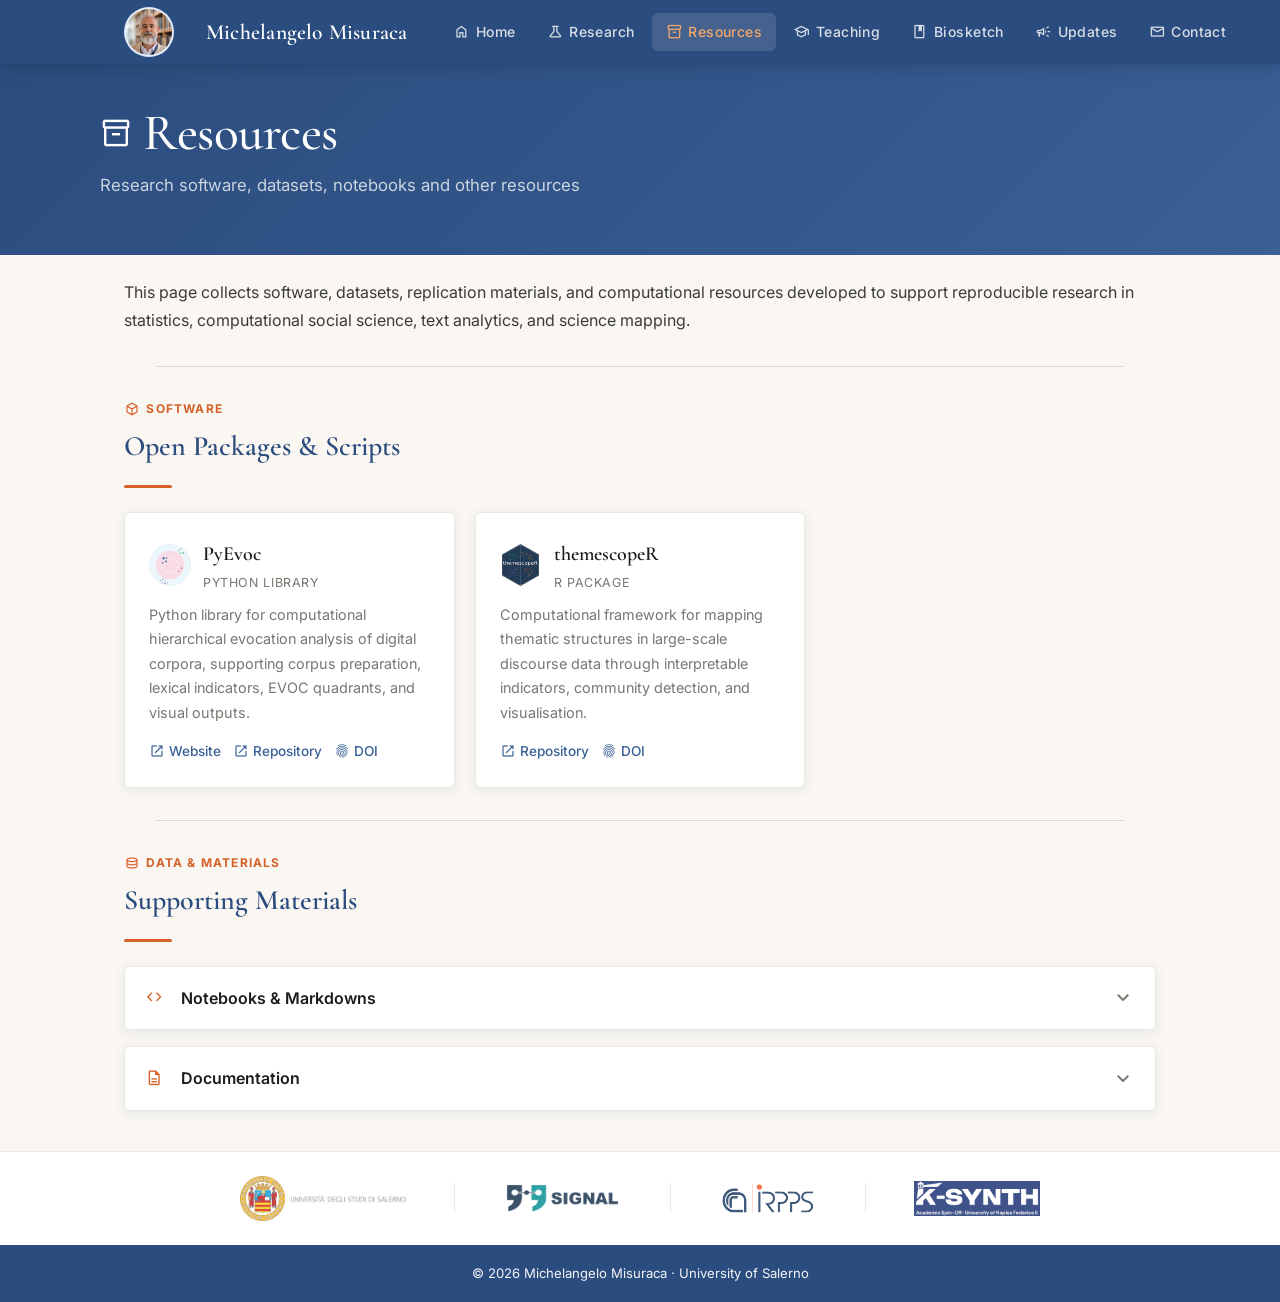
<file: pages/resources.html>
<!DOCTYPE html>
<html lang="en">
<head>
  <meta charset="UTF-8">
  <meta name="viewport" content="width=device-width, initial-scale=1.0">
  <title>Michelangelo Misuraca | Resources</title>
  
  <!-- Fonts -->
  <link rel="preconnect" href="https://fonts.googleapis.com">
  <link rel="preconnect" href="https://fonts.gstatic.com" crossorigin>
  <link href="https://fonts.googleapis.com/css2?family=Cormorant+Garamond:ital,wght@0,400;0,500;0,600;0,700;1,400;1,500&family=Inter:wght@400;500;600&display=swap" rel="stylesheet">
  <!-- Icons -->
  <link rel="stylesheet" href="https://fonts.googleapis.com/css2?family=Material+Symbols+Outlined:opsz,wght,FILL,GRAD@20..48,100..700,0..1,-50..200" />
  <link rel="stylesheet" href="../css/style.css">

</head>
<body>

<nav class="site-nav">
  <div class="nav-inner">
    <div class="profile-avatar-mini">
      <img src="../assets/m_misuraca.png" alt="Profile photo">
      <!-- <span class="material-symbols-outlined">person</span> -->
    </div>
    <a class="nav-brand" href="../index.html">Michelangelo Misuraca</a>
    <ul class="nav-links" id="nav-links">
      <li><a href="../index.html"><span class="material-symbols-outlined">home</span>Home</a></li>
      <li><a href="research.html"><span class="material-symbols-outlined">science</span>Research</a></li>
      <li><a href="resources.html"><span class="material-symbols-outlined">inventory_2</span>Resources</a></li>
      <li><a href="teaching.html"><span class="material-symbols-outlined">school</span>Teaching</a></li>
      <li><a href="cv.html"><span class="material-symbols-outlined">book</span>Biosketch</a></li>
      <li><a href="news.html"><span class="material-symbols-outlined">campaign</span>Updates</a></li>
      <li><a href="contact.html"><span class="material-symbols-outlined">mail</span>Contact</a></li>
    </ul>
    <button class="hamburger" id="hamburger" aria-label="Toggle navigation" aria-expanded="false">
      <span></span><span></span><span></span>
    </button>
  </div>
</nav>

<header class="page-hero">
  <div class="inner">
      <h1><span class="material-symbols-outlined">inventory_2</span> Resources</h1>
      <p class="subtitle">Research software, datasets, notebooks and other resources</p>
    </div>
  </div>
</header>

<main>


<p>This page collects software, datasets, replication materials, and computational resources developed to support reproducible research in statistics, computational social science, text analytics, and science mapping.
</p>

<hr class="rule">
    
  <!-- ── Software and Data Overview ─────────────────────── -->
  <section>
    <p class="section-label"><span class="material-symbols-outlined">deployed_code</span>Software</p>
    <h2>Open Packages &amp; Scripts</h2>
    <div class="rule-orange"></div>

    <div class="card-grid">

      <div class="card">
        <div class="software-header">
          <img src="../assets/pyevoc.png" alt="PyEvoc logo" class="software-logo">
          <div>
            <h3>PyEvoc</h3>
            <div class="software-meta">Python Library</div>
          </div>
        </div>
        <p>Python library for computational hierarchical evocation analysis of digital corpora, supporting corpus preparation, lexical indicators, EVOC quadrants, and visual outputs.</p>
        <div class="project-links">
          <a class="project-link" href="https://text-lab.github.io/pyevoc/" target="_blank" rel="noopener">
            <span class="material-symbols-outlined">open_in_new</span>Website
          </a>
          <a class="project-link" href="https://github.com/text-lab/pyevoc" target="_blank" rel="noopener">
            <span class="material-symbols-outlined">open_in_new</span>Repository
          </a>
          <a class="project-link" href="https://doi.org/10.5281/zenodo.20545334" target="_blank" rel="noopener">
            <span class="material-symbols-outlined">fingerprint</span>DOI
          </a>
        </div>
      </div>

      <div class="card">
        <div class="software-header">
          <img src="../assets/tsR.png" alt="themescopeR logo" class="software-logo">
          <div>
            <h3>themescopeR</h3>
            <div class="software-meta">R Package</div>
          </div>
        </div>
        <p>Computational framework for mapping thematic structures in large-scale discourse data through interpretable indicators, community detection, and visualisation.</p>
        <div class="project-links">
          <a class="project-link" href="#" target="_blank" rel="noopener">
            <span class="material-symbols-outlined">open_in_new</span>Repository
          </a>
          <a class="project-link" href="#" target="_blank" rel="noopener">
            <span class="material-symbols-outlined">fingerprint</span>DOI
          </a>
        </div>
      </div>

     <!-- <div class="card">
        <div class="card-icon"><span class="material-symbols-outlined">hub</span></div>
        <h3>Knowledge and Network Analytics</h3>
        <p>Code, notebooks, and scripts for science mapping, bibliometric analysis, co-occurrence networks, thematic evolution, and knowledge-domain reconstruction.</p>
        <div class="project-links">
          <a class="project-link" href="https://github.com/text-lab" target="_blank" rel="noopener">
            <span class="material-symbols-outlined">code</span>GitHub
          </a>
        </div> -->
      </div>

    </div>
  </section>

  <hr class="rule">

<!-- ── Datasets and Supporting Materials ─────────────────────── -->
<section>
  <p class="section-label">
    <span class="material-symbols-outlined">database</span>
    Data & Materials
  </p>

  <h2>Supporting Materials</h2>
  <div class="rule-orange"></div>

  <ul class="course-list">

    <!-- DATASETS 
    <li class="course-item">
      <div class="course-header">
        <span class="course-code">
          <span class="material-symbols-outlined course-type-icon">
            dataset
          </span>
        </span>
        <span class="course-name">
          Replication Datasets
        </span>
        <span class="material-symbols-outlined chevron">
          expand_more
        </span>
      </div>
      <div class="course-body">
        <p>
          Curated datasets and derived analytical files associated with published
          articles, methodological papers, and reproducible workflows.
        </p>
        <ul class="materials-list">
          <li class="material-item">
            <span class="material-symbols-outlined material-icon">
              file_save
            </span>
            <div class="material-content">
              <a href="#">
                Renewable Energy Reddit Dataset
              </a>

              <span class="material-meta">
                Cleaned corpus used in the renewable energy discourse study.
              </span>
            </div>
          </li>
          <li class="material-item">
            <span class="material-symbols-outlined material-icon">
              file_save
            </span>
            <div class="material-content">
              <a href="#">
                EVOC Demonstration Corpus
              </a>
              <span class="material-meta">
                Example dataset distributed with PyEvoc.
              </span>
            </div>
          </li>
          <li class="material-item">
            <span class="material-symbols-outlined material-icon">
              file_save
            </span>
            <div class="material-content">
              <a href="#">
                ThemeScope Example Collection
              </a>
              <span class="material-meta">
                Demonstration corpus used in methodological examples.
              </span>
            </div>
          </li>
        </ul>
      </div>
    </li> -->

    <!-- NOTEBOOKS -->
    <li class="course-item">
      <div class="course-header">
        <span class="course-code">
          <span class="material-symbols-outlined course-type-icon">
            code
          </span>
        </span>
        <span class="course-name">
          Notebooks & Markdowns
        </span>
        <span class="material-symbols-outlined chevron">
          expand_more
        </span>
      </div>
      <div class="course-body">
        <p>
          Annotated notebooks and markdown documents supporting data preparation,
          statistical modelling, text mining, bibliometric workflows, and figure generation.
        </p>
        <ul class="materials-list">
          <li class="material-item">
            <span class="material-symbols-outlined material-icon">
              terminal
            </span>
            <div class="material-content">
              <a href="https://raw.githubusercontent.com/text-lab/pyevoc/refs/heads/main/examples/pyevoc_step_by_step.ipynb">
                PyEvoc Workflow
              </a>
              <span class="material-meta">
                Step-by-step notebook for corpus preparation and EVOC analysis.
              </span>
            </div>
          </li>
          <!-- <li class="material-item">
            <span class="material-symbols-outlined material-icon">
              terminal
            </span>
           <div class="material-content">
              <a href="#">
                ThemeScope Demonstration
              </a>
              <span class="material-meta">
                End-to-end example of thematic mapping and community detection.
              </span>
            </div>
          </li>
          <li class="material-item">
            <span class="material-symbols-outlined material-icon">
              terminal
            </span>
            <div class="material-content">
              <a href="#">
                Bibliometric Analysis Notebook
              </a>
              <span class="material-meta">
                Example workflow for science mapping and network construction.
              </span>
            </div>
          </li> -->
        </ul>
      </div>
    </li>

    <!-- DOCUMENTATION -->
    <li class="course-item">
      <div class="course-header">
        <span class="course-code">
          <span class="material-symbols-outlined course-type-icon">
            description
          </span>
        </span>
        <span class="course-name">
          Documentation
        </span>
        <span class="material-symbols-outlined chevron">
          expand_more
        </span>
      </div>
      <div class="course-body">
        <p>
          Technical notes, methodological appendices, reproducibility guides,
          and supporting documentation describing analytical workflows.
        </p>
        <ul class="materials-list">
          <li class="material-item">
            <span class="material-symbols-outlined material-icon">
              content_paste
            </span>
            <div class="material-content">
              <a href="https://raw.githubusercontent.com/text-lab/pyevoc/refs/heads/main/docs/documentation.md">
                PyEvoc Documentation
              </a>
              <span class="material-meta">
                Technical guide and reference for the package.
              </span>
            </div>
          </li>
         <!-- <li class="material-item">
            <span class="material-symbols-outlined material-icon">
              content_paste
            </span>
            <div class="material-content">
              <a href="#">
                Replication Guide
              </a>
              <span class="material-meta">
                Instructions for reproducing analyses and figures.
              </span>
            </div>
          </li>
          <li class="material-item">
            <span class="material-symbols-outlined material-icon">
              content_paste
            </span>
            <div class="material-content">
              <a href="#">
                Methodological Appendix
              </a>
              <span class="material-meta">
                Additional technical details, parameters, and robustness checks.
              </span>
            </div>
          </li> -->
        </ul>
      </div>
    </li>
  </ul>

</section>

</main>

<!-- ── Footer ─────────────────────────────────── -->
<footer>
  <div class="footer-logos">
    <div class="footer-logos-inner">
      <!-- Replace each pill with an <img> tag once you have logo files.
           Filenames: assets/logo-university.png  assets/logo-department.png  assets/logo-lab.png -->
      <a class="footer-logo-item" href="https://www.unisa.it" target="_blank" rel="noopener">
        <img class="footer-logo-img-u" src="../assets/unisa.png" alt="University of Salerno">
      </a>
      <span class="footer-logo-divider" aria-hidden="true"></span>
      <a class="footer-logo-item" href="https://www.disa.unisa.it/dipartimento/strutture?id=776" target="_blank" rel="noopener">
        <img class="footer-logo-img" src="../assets/signal.png" alt="Signal Lab">
      </a>
      <span class="footer-logo-divider" aria-hidden="true"></span>
      <a class="footer-logo-item" href="https://www.irpps.cnr.it" target="_blank" rel="noopener">
        <img class="footer-logo-img" src="../assets/irpps.png" alt="IRPPS">
      </a>
      <span class="footer-logo-divider" aria-hidden="true"></span>
      <a class="footer-logo-item" href="https://www.bibliometrix.org" target="_blank" rel="noopener">
        <img class="footer-logo-img" src="../assets/ksynth.png" alt="Ksynth">
      </a>
    </div>
  </div>
  <div class="site-footer">
    <p><a href="mailto:mmisuraca[at]unisa[dot]it">&copy; <span id="year"></span> Michelangelo Misuraca &middot; University of Salerno</a></p>
  </div>
</footer>

<script src="../js/main.js"></script>
<script>document.getElementById('year').textContent = new Date().getFullYear();</script>

</body>
</html>
</file>
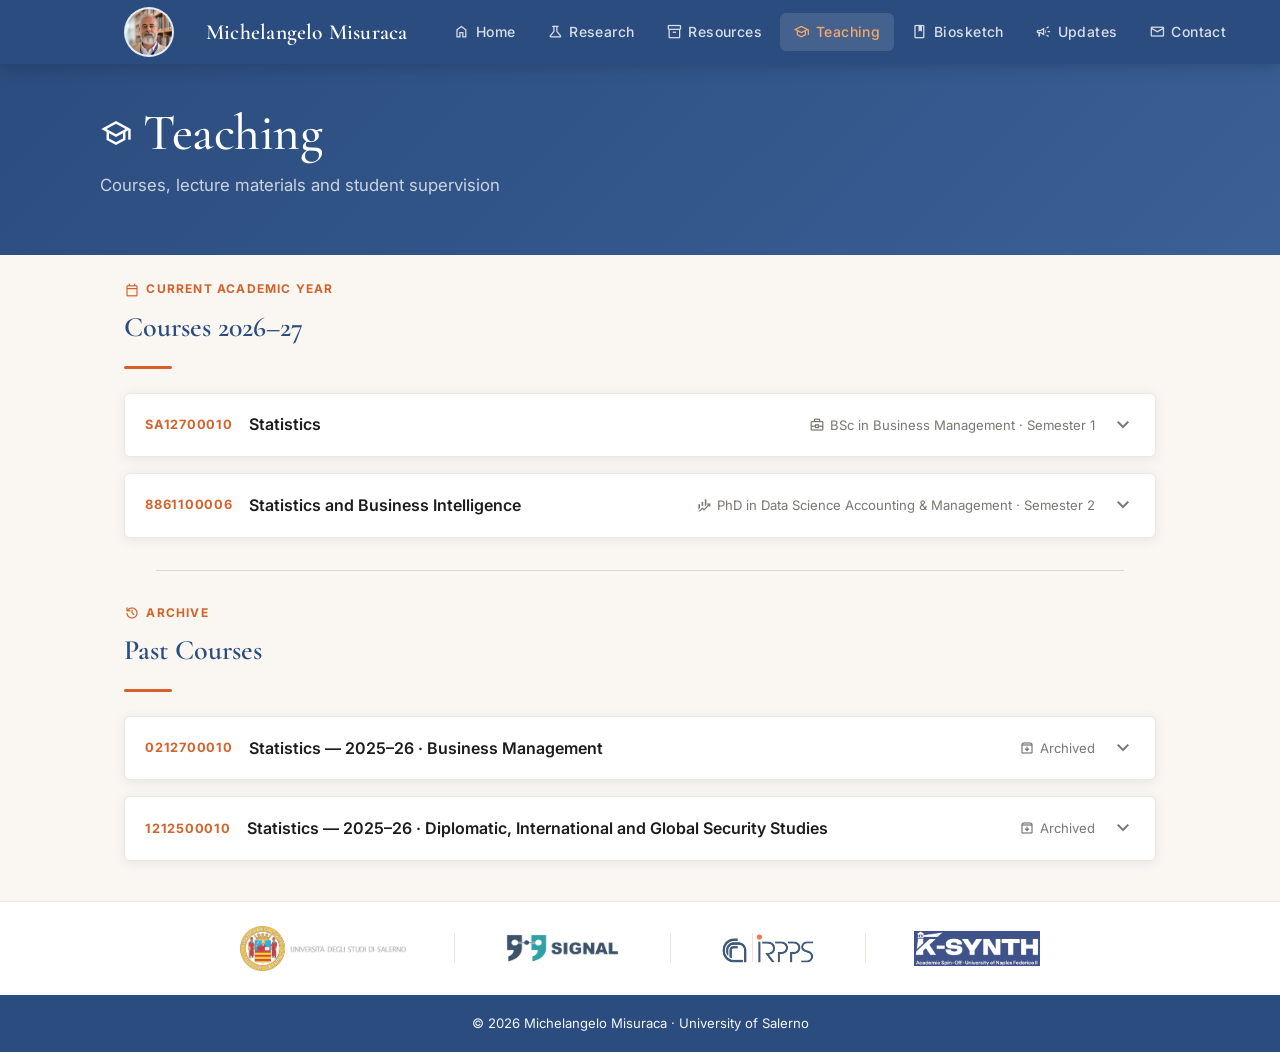
<file: pages/teaching.html>
<!DOCTYPE html>
<html lang="en">
<head>
  <meta charset="UTF-8">
  <meta name="viewport" content="width=device-width, initial-scale=1.0">
  <title>Michelangelo Misuraca | Teaching</title>
  
  <!-- Fonts -->
  <link rel="preconnect" href="https://fonts.googleapis.com">
  <link rel="preconnect" href="https://fonts.gstatic.com" crossorigin>
  <link href="https://fonts.googleapis.com/css2?family=Cormorant+Garamond:ital,wght@0,400;0,500;0,600;0,700;1,400;1,500&family=Inter:wght@400;500;600&display=swap" rel="stylesheet">
  <!-- Icons -->
  <link rel="stylesheet" href="https://fonts.googleapis.com/css2?family=Material+Symbols+Outlined:opsz,wght,FILL,GRAD@20..48,100..700,0..1,-50..200" />
  <link rel="stylesheet" href="../css/style.css">
</head>
<body>

<nav class="site-nav">
  <div class="nav-inner">
    <div class="profile-avatar-mini">
      <img src="../assets/m_misuraca.png" alt="Profile photo">
      <!-- <span class="material-symbols-outlined">person</span> -->
    </div>
    <a class="nav-brand" href="../index.html">Michelangelo Misuraca</a>
    <ul class="nav-links" id="nav-links">
      <li><a href="../index.html"><span class="material-symbols-outlined">home</span>Home</a></li>
      <li><a href="research.html"><span class="material-symbols-outlined">science</span>Research</a></li>
      <li><a href="resources.html"><span class="material-symbols-outlined">inventory_2</span>Resources</a></li>
      <li><a href="teaching.html"><span class="material-symbols-outlined">school</span>Teaching</a></li>
      <li><a href="cv.html"><span class="material-symbols-outlined">book</span>Biosketch</a></li>
      <li><a href="news.html"><span class="material-symbols-outlined">campaign</span>Updates</a></li>
      <li><a href="contact.html"><span class="material-symbols-outlined">mail</span>Contact</a></li>
    </ul>
    <button class="hamburger" id="hamburger" aria-label="Toggle navigation" aria-expanded="false">
      <span></span><span></span><span></span>
    </button>
  </div>
</nav>

<header class="page-hero">
  <div class="inner">
    <h1><span class="material-symbols-outlined">school</span> Teaching</h1>
    <p class="subtitle">Courses, lecture materials and student supervision</p>
  </div>
</header>

<main>

  <!-- Teaching philosophy 
  <section>
    <p class="section-label"><span class="material-symbols-outlined">format_quote</span>Philosophy</p>
    <h2>Teaching Approach</h2>
    <div class="rule-orange"></div>
    <p>
      A brief paragraph on your teaching philosophy. What do you hope students take away?
      Do you emphasise problem-solving, critical thinking, hands-on work, discussion?
      This helps prospective students understand your style before enrolling.
    </p>
    <div class="card-grid mt-2">
      <div class="card">
        <div class="card-icon"><span class="material-symbols-outlined">psychology</span></div>
        <h3>Critical Thinking</h3>
        <p>One sentence on why this matters in your pedagogy.</p>
      </div>
      <div class="card">
        <div class="card-icon"><span class="material-symbols-outlined">construction</span></div>
        <h3>Hands-On Learning</h3>
        <p>Describe the role of labs, projects, or practicals in your courses.</p>
      </div>
      <div class="card">
        <div class="card-icon"><span class="material-symbols-outlined">diversity_3</span></div>
        <h3>Inclusive Classroom</h3>
        <p>Note any commitment to accessibility or diverse student backgrounds.</p>
      </div>
    </div>
  </section> -->

  <!-- Current courses -->
  <section>
    <p class="section-label"><span class="material-symbols-outlined">calendar_today</span>Current Academic Year</p>
    <h2>Courses 2026–27</h2>
    <div class="rule-orange"></div>

    <ul class="course-list">

      <!-- Course 1 -->
      <li class="course-item">
        <div class="course-header">
          <span class="course-code">SA12700010</span>
          <span class="course-name">Statistics</span>
          <span class="course-meta">
            <span class="material-symbols-outlined">business_center</span>BSc in Business Management &middot; Semester 1
          </span>
          <span class="material-symbols-outlined chevron">expand_more</span>
        </div>
        <div class="course-body">
          <p><strong>Coverage</strong>: Descriptive and inferential statistics, including data summarisation and visualisation, probability, estimation, hypothesis testing, regression, and analysis of relationships between variables.<br>
          <strong>Target audience and prerequisites</strong>: Undergraduate students in business and economics; no prior statistical knowledge required beyond basic mathematical skills.<br>
          <strong>Assessment</strong>: Final examination evaluating theoretical understanding and practical application of statistical methods, supported by exercises and formative activities throughout the course.</p>
          <p><strong>Credits:</strong> 9 ECTS <!-- &nbsp;|&nbsp; <strong>Hours:</strong> 3h/week lecture + 2h lab--> </p>
          <h3>Course Materials</h3>
          <ul class="materials-list">
            <li class="material-item">
              <span class="material-symbols-outlined">picture_as_pdf</span>
              <a href="#">Syllabus</a>
            </li>
            <li class="material-item">
              <span class="material-symbols-outlined">slideshow</span>
              <a href="#">Lecture slides</a>
            </li>
            <li class="material-item">
              <span class="material-symbols-outlined">assignment</span>
              <a href="#">Problem sets</a>
            </li>
<!--            <li class="material-item">
              <span class="material-symbols-outlined">code</span>
              <a href="#">Lab notebooks</a>
            </li>  -->
            <li class="material-item">
              <span class="material-symbols-outlined">book_4</span>
              Textbook: <em>Statistics</em> (10th Edition), P. Newbold, W. Carlson, B. Thorne, Pearson, 2024
            </li>
          </ul>
        </div>
      </li>

      <!-- Course 2 -->
      <li class="course-item">
        <div class="course-header">
          <span class="course-code">8861100006</span>
          <span class="course-name">Statistics and Business Intelligence</span>
          <span class="course-meta">
            <span class="material-symbols-outlined">finance_mode</span>PhD in Data Science Accounting &amp; Management &middot; Semester 2
          </span>
          <span class="material-symbols-outlined chevron">expand_more</span>
        </div>
        <div class="course-body">
          <p><strong>Coverage</strong>: Introcuction to Computational Text Analysis, Topic Detection and Sentiment Analysis.</p>
          <p><strong>Credits:</strong> 3/10 ECTS <!-- &nbsp;|&nbsp; <strong>Prerequisites:</strong> CS 101 or equivalent --> </p>
          <h3 style="margin-top:1rem;font-size:1rem">Course Materials</h3>
          <ul class="materials-list">
            <li class="material-item">
              <span class="material-symbols-outlined">slideshow</span>
              <a href="#">Lecture slides</a>
            </li>
            <li class="material-item">
              <span class="material-symbols-outlined">article</span>
              <a href="#">Reading list</a>
            </li>
            <li class="material-item">
              <span class="material-symbols-outlined">terminal</span>
              <a href="#">Code examples</a>
            </li>
          </ul>
        </div>
      </li>

    </ul>
  </section>

<hr class="rule">

  <!-- Past courses -->
  <section>
    <p class="section-label"><span class="material-symbols-outlined">history</span>Archive</p>
    <h2>Past Courses</h2>
    <div class="rule-orange"></div>

    <ul class="course-list">
    
      <li class="course-item">
        <div class="course-header">
          <span class="course-code">0212700010</span>
          <span class="course-name">Statistics — 2025–26 &middot; Business Management</span>
          <span class="course-meta"><span class="material-symbols-outlined">archive</span>Archived</span>
          <span class="material-symbols-outlined chevron">expand_more</span>
        </div>
        <div class="course-body">
          <p>No longer offered &middot; materials archived below <em>(ask for password)</em>.</p>
          <ul class="materials-list">
            <li class="material-item"><span class="material-symbols-outlined">picture_as_pdf</span><a href="#">Archived syllabus</a></li>
            <li class="material-item"><span class="material-symbols-outlined">slideshow</span><a href="#">Archived slides</a></li>
          </ul>
        </div>
      </li>
      
     <li class="course-item">
        <div class="course-header">
          <span class="course-code">1212500010</span>
          <span class="course-name">Statistics — 2025–26 &middot; Diplomatic, International and Global Security Studies</span>
          <span class="course-meta"><span class="material-symbols-outlined">archive</span>Archived</span>
          <span class="material-symbols-outlined chevron">expand_more</span>
        </div>
        <div class="course-body">
          <p>No longer offered.</p>
          <ul class="materials-list">
            <li class="material-item"><span class="material-symbols-outlined">picture_as_pdf</span><a href="#">Archived syllabus</a></li>
            <!-- <li class="material-item"><span class="material-symbols-outlined">slideshow</span><a href="#">Archived slides</a></li> -->
          </ul>
        </div>
      </li>

    </ul>
  </section>

  <!-- Supervision 
  <section>
    <p class="section-label"><span class="material-symbols-outlined">supervisor_account</span>Supervision</p>
    <h2>Student Projects &amp; Supervision</h2>
    <div class="rule-orange"></div>
    <p>
      I welcome enquiries from prospective PhD and MSc students with backgrounds in [fields].
      Please read the <a href="contact.html">contact page</a> before reaching out to understand
      what information to include in your email.
    </p>
    <div class="card-grid mt-2">
      <div class="card">
        <div class="card-icon"><span class="material-symbols-outlined">school</span></div>
        <h3>PhD Supervision</h3>
        <p>Describe what you look for in PhD applicants, funding opportunities available, and typical timelines.</p>
        <p class="mt-1"><a href="contact.html" class="btn btn-outline" style="font-size:.8rem;padding:.35rem .8rem">Get in touch</a></p>
      </div>
      <div class="card">
        <div class="card-icon"><span class="material-symbols-outlined">integration_instructions</span></div>
        <h3>MSc Dissertation Topics</h3>
        <p>Brief list or description of currently available dissertation topics. Updated each year.</p>
      </div>
      <div class="card">
        <div class="card-icon"><span class="material-symbols-outlined">work</span></div>
        <h3>Internships &amp; Visiting Students</h3>
        <p>Describe any opportunities for research internships, exchange students, or visiting researchers.</p>
      </div>
    </div>
  </section> -->

</main>

<!-- ── Footer ─────────────────────────────────── -->
<footer>
  <div class="footer-logos">
    <div class="footer-logos-inner">
      <!-- Replace each pill with an <img> tag once you have logo files.
           Filenames: assets/logo-university.png  assets/logo-department.png  assets/logo-lab.png -->
      <a class="footer-logo-item" href="https://www.unisa.it" target="_blank" rel="noopener">
        <img class="footer-logo-img-u" src="../assets/unisa.png" alt="University of Salerno">
      </a>
      <span class="footer-logo-divider" aria-hidden="true"></span>
      <a class="footer-logo-item" href="https://www.disa.unisa.it/dipartimento/strutture?id=776" target="_blank" rel="noopener">
        <img class="footer-logo-img" src="../assets/signal.png" alt="Signal Lab">
      </a>
      <span class="footer-logo-divider" aria-hidden="true"></span>
      <a class="footer-logo-item" href="https://www.irpps.cnr.it" target="_blank" rel="noopener">
        <img class="footer-logo-img" src="../assets/irpps.png" alt="IRPPS">
      </a>
      <span class="footer-logo-divider" aria-hidden="true"></span>
      <a class="footer-logo-item" href="https://www.bibliometrix.org" target="_blank" rel="noopener">
        <img class="footer-logo-img" src="../assets/ksynth.png" alt="Ksynth">
      </a>
    </div>
  </div>
  <div class="site-footer">
    <p><a href="mailto:mmisuraca[at]unisa[dot]it">&copy; <span id="year"></span> Michelangelo Misuraca &middot; University of Salerno</a></p>
  </div>
</footer>

<script src="../js/main.js"></script>
<script>document.getElementById('year').textContent = new Date().getFullYear();</script>
</body>
</html>
</file>
<file: css/style.css>
/* ─────────────────────────────────────────────
   TOKENS
───────────────────────────────────────────── */
:root {
  --blue:        #2B4C7E;
  --blue-mid:    #3A6096;
  --blue-light:  #D6E4F7;
  --cream:       #FAF7F2;
  --cream-mid:   #EDE8DF;
  --orange:      #D4622A;
  --orange-soft: #F4A96A;
  --ink:         #1C1C1C;
  --charcoal:    #3A3A3A;
  --muted:       #7A7670;
  --rule:        #DDD8CE;

  --font-display: 'Cormorant Garamond', Georgia, serif;
  --font-body:    'Inter', system-ui, sans-serif;

  --radius:   6px;
  --shadow:   0 2px 12px rgba(43,76,126,.10);
  --nav-h:    64px;
  --max-w:    1080px;
  --trans:    .22s ease;
}

/* ─────────────────────────────────────────────
   RESET / BASE
───────────────────────────────────────────── */
*, *::before, *::after { box-sizing: border-box; margin: 0; padding: 0; }

html { font-size: 16px; scroll-behavior: smooth; }

body {
  font-family: var(--font-body);
  background: var(--cream);
  color: var(--ink);
  line-height: 1.7;
  -webkit-font-smoothing: antialiased;
}

a { color: var(--blue-mid); text-decoration: none; transition: color var(--trans); }
a:hover { color: var(--orange); }

img { max-width: 100%; display: block; }

/* ─────────────────────────────────────────────
   GLOBAL UTILITIES
───────────────────────────────────────────── */
.section-label {
  font-size: .75rem;
  font-weight: 700;
  letter-spacing: .1em;
  text-transform: uppercase;
  color: var(--orange);
  display: flex;
  align-items: center;
  gap: .4rem;
  margin-bottom: .25rem;
}
.section-label .material-symbols-outlined { font-size: 1rem; }

.btn {
  display: inline-flex;
  align-items: center;
  gap: .4rem;
  padding: .55rem 1.2rem;
  border-radius: var(--radius);
  font-family: var(--font-body);
  font-size: .875rem;
  font-weight: 500;
  cursor: pointer;
  transition: background var(--trans), color var(--trans), box-shadow var(--trans);
  border: none;
  text-decoration: none;
}
.btn-primary {
  background: var(--orange);
  color: #fff;
}
.btn-primary:hover { background: #bf5422; color: #fff; box-shadow: 0 3px 12px rgba(212,98,42,.35); }

.btn-outline {
  background: transparent;
  border: 1.5px solid var(--blue);
  color: var(--blue);
}
.btn-outline:hover { background: var(--blue); color: #fff; }

.text-muted { color: var(--muted); }
.mt-1 { margin-top: .5rem; }
.mt-2 { margin-top: 1rem; }
.mt-3 { margin-top: 1.5rem; }

hr.rule { border: none; border-top: 1px solid var(--rule); margin: 2rem 2rem; }

/* ─────────────────────────────────────────────
   NAV
───────────────────────────────────────────── */
.site-nav {
  position: sticky;
  top: 0;
  z-index: 100;
  height: var(--nav-h);
  background: var(--blue);
  display: flex;
  align-items: center;
  box-shadow: 0 2px 16px rgba(0,0,0,.18);
}

.nav-inner {
  width: 100%;
  max-width: var(--max-w);
  margin: 0 auto;
  padding: 0 1.5rem;
  display: flex;
  align-items: center;
  gap: 2rem;
}

.nav-brand {
  font-family: var(--font-display);
  font-size: 1.35rem;
  font-weight: 600;
  color: #fff;
  letter-spacing: .01em;
  flex-shrink: 0;
}
.nav-brand:hover { color: var(--orange-soft); }

.nav-links {
  display: flex;
  gap: .25rem;
  list-style: none;
  margin-left: auto;
}

.nav-links a {
  color: rgba(255,255,255,.82);
  font-size: .875rem;
  font-weight: 500;
  letter-spacing: .03em;
  padding: .45rem .85rem;
  border-radius: var(--radius);
  transition: background var(--trans), color var(--trans);
  display: flex;
  align-items: center;
  gap: .35rem;
}
.nav-links a .material-symbols-outlined { font-size: 1.05rem; }
.nav-links a:hover,
.nav-links a.active { background: rgba(255,255,255,.12); color: #fff; }
.nav-links a.active { color: var(--orange-soft); }

.hamburger { display: none; background: none; border: none; cursor: pointer; padding: .5rem; }
.hamburger span { display: block; width: 22px; height: 2px; background: #fff; margin: 4px 0; border-radius: 2px; transition: var(--trans); }

.home-page .nav-inner {
  justify-content: center;
}

.home-page .nav-brand {
  margin-right: 2rem;
}

.home-page .nav-links {
  margin-left: 0;
}

/* ─────────────────────────────────────────────
   HERO / PAGE HEADER
───────────────────────────────────────────── */
.page-hero {
  background: linear-gradient(135deg, var(--blue) 0%, var(--blue-mid) 100%);
  color: #fff;
  padding: 2.5rem 1.5rem;
}

.page-hero .inner {
  max-width: var(--max-w);
  margin: 0 auto;
}

.page-hero .inner .material-symbols-outlined {
  font-size: 2rem;
}

.page-hero h1 {
  font-family: var(--font-display);
  font-size: clamp(2rem, 5vw, 3.2rem);
  font-weight: 500;
  letter-spacing: -.01em;
  line-height: 1.15;
}

.page-hero .subtitle {
  color: rgba(255,255,255,.75);
  margin-top: .5rem;
  font-size: 1.05rem;
}

/* accent rule under headings */
.rule-orange {
  width: 48px;
  height: 3px;
  background: var(--orange);
  border-radius: 2px;
  margin: .9rem 0 1.5rem;
}

/* ─────────────────────────────────────────────
   MAIN LAYOUT
───────────────────────────────────────────── */
main {
  max-width: var(--max-w);
  margin: 0 auto;
  padding: 1.5rem 1.5rem 1.5rem;
}

section { margin-bottom: 1rem; }

h2 {
  font-family: var(--font-display);
  font-size: 1.75rem;
  font-weight: 600;
  color: var(--blue);
  margin-bottom: .2rem;
}

h3 {
  font-family: var(--font-display);
  font-size: 1.25rem;
  font-weight: 600;
  color: var(--ink);
}

p { color: var(--charcoal); margin-bottom: 1rem; }

/* ─────────────────────────────────────────────
   HOME PAGE / PROFILE
───────────────────────────────────────────── */
.profile-hero {
  background: linear-gradient(135deg, var(--blue) 0%, var(--blue-mid) 60%, var(--blue) 100%);
  padding: 4rem 1.5rem;
  color: #fff;
}

.profile-inner {
  max-width: var(--max-w);
  margin: 0 auto;
  display: flex;
  align-items: center;
  gap: 3rem;
  flex-wrap: wrap;
}

.profile-avatar {
  width: 150px;
  height: 150px;
  border-radius: 50%;
  border: 4px solid rgba(255,255,255,.3);
  background: var(--blue-light);
  display: flex;
  align-items: center;
  justify-content: center;
  overflow: hidden;
  flex-shrink: 0;
}
.profile-avatar img { width: 100%; height: 100%; object-fit: cover; }
.profile-avatar .material-symbols-outlined { font-size: 4rem; color: var(--blue-mid); }

.profile-avatar-mini {
  width: 50px;
  height: 50px;
  border-radius: 50%;
  border: 2px solid rgba(255,255,255,.3);
  background: var(--blue-light);
  display: flex;
  align-items: center;
  justify-content: center;
  overflow: hidden;
  flex-shrink: 0;
}
.profile-avatar-mini img { width: 100%; height: 100%; object-fit: cover; }
.profile-avatar-mini .material-symbols-outlined { font-size: 4rem; color: var(--blue-mid); }

.profile-text h1 {
  font-family: var(--font-display);
  font-size: clamp(2rem, 5vw, 3rem);
  font-weight: 500;
  letter-spacing: -.01em;
  line-height: 1.1;
}

.profile-text .role {
  color: var(--orange-soft);
  font-size: 1.1rem;
  margin: .4rem 0 .75rem;
  font-weight: 500;
}

.profile-text .affiliation {
  color: rgba(255,255,255,.7);
  font-size: .95rem;
  display: flex;
  align-items: center;
  gap: .3rem;
}

.profile-text .bio {
  color: rgba(255,255,255,.8);
  font-size: .95rem;
  margin-top: 1rem;
  max-width: 520px;
}

.social-links {
  display: flex;
  gap: .75rem;
  margin-top: 1.25rem;
  flex-wrap: wrap;
}
.social-link {
  display: flex;
  align-items: center;
  gap: .35rem;
  padding: .4rem .9rem;
  border-radius: 20px;
  border: 1.5px solid rgba(255,255,255,.35);
  color: rgba(255,255,255,.9);
  font-size: .82rem;
  font-weight: 500;
  transition: background var(--trans), border-color var(--trans);
}
.social-link:hover { background: rgba(255,255,255,.15); border-color: rgba(255,255,255,.7); color: #fff; }
.social-link .material-symbols-outlined { font-size: 1rem; }

/* quick stats strip */
.stats-strip {
  background: var(--cream-mid);
  padding: 1.25rem 1.5rem;
}
.stats-inner {
  max-width: var(--max-w);
  margin: 0 auto;
  display: flex;
  gap: 2.5rem;
  flex-wrap: wrap;
  justify-content: center;
}
.stat {
  text-align: center;
}
.stat-num {
  font-family: var(--font-display);
  font-size: 2rem;
  font-weight: 700;
  color: var(--blue);
  line-height: 1;
}
.stat-label {
  font-size: .78rem;
  color: var(--muted);
  text-transform: uppercase;
  letter-spacing: .06em;
  margin-top: .2rem;
}

/* ─────────────────────────────────────────────
   CARDS / DASHBOARDS / NOTES
───────────────────────────────────────────── */
.card-grid {
  display: grid;
  grid-template-columns: repeat(auto-fill, minmax(300px, 1fr));
  gap: 1.25rem;
  margin-top: 1.25rem;
}

.card {
  background: #fff;
  border: 1px solid var(--cream-mid);
  border-radius: var(--radius);
  padding: 1.5rem;
  box-shadow: var(--shadow);
  transition: box-shadow var(--trans), transform var(--trans);
}
.card:hover { box-shadow: 0 6px 24px rgba(43,76,126,.15); transform: translateY(-2px); }

.card-icon {
  width: 42px; height: 42px;
  border-radius: 50%;
  background: var(--blue-light);
  display: flex;
  align-items: center;
  justify-content: center;
  margin-bottom: 1rem;
}
.card-icon .material-symbols-outlined { color: var(--blue); font-size: 1.3rem; }

.card h3 { margin-bottom: .4rem; }
.card p { font-size: .9rem; color: var(--muted); margin: 0; }

.project-links {
  margin-top: .9rem;
  display: flex;
  gap: .75rem;
  flex-wrap: wrap;
}

.project-link {
  display: inline-flex;
  align-items: center;
  gap: .25rem;
  font-size: .85rem;
  font-weight: 500;
  color: var(--blue-mid);
  text-decoration: none;
}

.project-link:hover {
  color: var(--orange);
}

.project-link .material-symbols-outlined {
  font-size: 1rem;
}

.note-box {
  background: #fff8f0;
  border-left: 3px solid var(--orange);
  border-radius: 0 var(--radius) var(--radius) 0;
  padding: 1rem 1.25rem;
  margin: 1.5rem 0;
}
.note-box p { color: var(--charcoal); font-size: .9rem; margin: 0; }
.note-box strong { color: var(--orange); }

.metrics-grid{
  display:grid;
  grid-template-columns:repeat(auto-fit,minmax(170px,1fr));
  gap:1rem;
  margin-top:1rem;
}

.metric-card{
  background:#fff;
  border:1px solid rgba(0,0,0,.06);
  border-radius:12px;
  padding:1rem;
  text-align:center;
}

.metric-card .material-symbols-outlined{
  font-size:1.6rem;
  color:var(--orange);
}

.metric-value{
  font-size:2rem;
  font-weight:600;
  color:var(--blue);
  margin:.35rem 0;
}

.metric-label{
  font-size:.82rem;
  text-transform:uppercase;
  letter-spacing:.04em;
  color:var(--muted);
}

.small-note{
  font-size:.78rem;
  color:var(--muted);
}

.custom-icon {
  width: 1em;
  height: 1em;
  display: inline-block;
  vertical-align: -0.125em;
}

.software-header {
  display: flex;
  align-items: center;
  gap: .75rem;
  margin-bottom: .6rem;
}

.software-logo {
  width: 42px;
  height: 42px;
  object-fit: contain;
  flex-shrink: 0;
}

.software-header h3 {
  margin: 0;
}

.software-meta {
  font-size: .78rem;
  color: var(--muted);
  text-transform: uppercase;
  letter-spacing: .05em;
  margin-top: .05rem;
}

/* ─────────────────────────────────────────────
   SEARCH
───────────────────────────────────────────── */
.search-bar {
  display: flex;
  align-items: center;
  gap: .5rem;
  background: #fff;
  border: 1.5px solid var(--cream-mid);
  border-radius: var(--radius);
  padding: .45rem .85rem;
  max-width: 380px;
  margin-bottom: 1.25rem;
}
.search-bar .material-symbols-outlined { color: var(--muted); font-size: 1.1rem; }
.search-bar input {
  border: none;
  outline: none;
  font-family: var(--font-body);
  font-size: .9rem;
  color: var(--ink);
  background: transparent;
  width: 100%;
}

/* ─────────────────────────────────────────────
   PUBLICATION LIST
───────────────────────────────────────────── */
.pub-list { list-style: none; margin-top: 1rem; }
.pub-section-heading {
  list-style: none;
  margin: 1.35rem 0 .35rem;
  padding: 0;
}
.pub-section-heading h3 {
  font-family: var(--font-display);
  color: var(--blue);
  font-size: 1.35rem;
  margin: 0;
}

.pub-item {
  border-left: 3px solid var(--blue-light);
  padding: 1rem 1.25rem;
  margin-bottom: 1rem;
  background: #fff;
  border-radius: 0 var(--radius) var(--radius) 0;
  box-shadow: var(--shadow);
  transition: border-color var(--trans);
}
.pub-item:hover { border-left-color: var(--orange); }

.pub-title {
  font-family: var(--font-display);
  font-size: 1.1rem;
  font-weight: 600;
  color: var(--ink);
  display: block;
  margin-bottom: .25rem;
}

.pub-authors { color: var(--muted); font-size: .87rem; margin-bottom: .2rem; }
.pub-venue {
  font-size: .85rem;
  color: var(--blue-mid);
  display: flex;
  align-items: center;
  gap: .3rem;
  flex-wrap: wrap;
}
.pub-venue .material-symbols-outlined { font-size: 1rem; }

.pub-tags { margin-top: .5rem; display: flex; gap: .4rem; flex-wrap: wrap; }
.tag {
  display: inline-block;
  font-size: .75rem;
  padding: .15rem .55rem;
  border-radius: 20px;
  background: var(--blue-light);
  color: var(--blue);
  font-weight: 500;
}
.tag.journal  { background: #e8f5e9; color: #2e7d32; }
.tag.conf, .tag.conference { background: var(--blue-light); color: var(--blue); }
.tag.chapter  { background: #fff8e1; color: #8a5a00; }
.tag.book     { background: #fff3e0; color: #e65100; }
.tag.preprint { background: #f3e5f5; color: #7b1fa2; }

.pub-links { margin-top: .6rem; display: flex; gap: .75rem; }
.pub-link {
  font-size: .8rem;
  font-weight: 500;
  color: var(--blue-mid);
  display: flex;
  align-items: center;
  gap: .2rem;
}
.pub-link .material-symbols-outlined { font-size: .95rem; }
.pub-link:hover { color: var(--orange); }

/* Filter bar */
.filter-bar {
  display: flex;
  gap: .5rem;
  flex-wrap: wrap;
  margin-bottom: 1.25rem;
}
.filter-btn {
  font-family: var(--font-body);
  font-size: .82rem;
  font-weight: 500;
  padding: .35rem .9rem;
  border-radius: 20px;
  border: 1.5px solid var(--blue-light);
  background: #fff;
  color: var(--blue);
  cursor: pointer;
  transition: background var(--trans), color var(--trans), border-color var(--trans);
}
.filter-btn:hover, .filter-btn.active {
  background: var(--blue);
  color: #fff;
  border-color: var(--blue);
}

/* BibTeX upload area */
.bib-upload-zone {
  border: 2px dashed var(--cream-mid);
  border-radius: var(--radius);
  padding: 2rem;
  text-align: center;
  background: #fff;
  cursor: pointer;
  transition: border-color var(--trans), background var(--trans);
  margin-bottom: 1.5rem;
}
.bib-upload-zone:hover, .bib-upload-zone.drag-over {
  border-color: var(--orange);
  background: #fffaf7;
}
.bib-upload-zone .material-symbols-outlined { font-size: 2.5rem; color: var(--muted); margin-bottom: .5rem; }
.bib-upload-zone p { color: var(--muted); font-size: .9rem; margin: 0; }
.bib-upload-zone strong { color: var(--blue); }

/* ─────────────────────────────────────────────
   TEACHING / COURSES
───────────────────────────────────────────── */
.course-list { list-style: none; margin-top: 1rem; }

.course-item {
  background: #fff;
  border: 1px solid var(--cream-mid);
  border-radius: var(--radius);
  margin-bottom: 1rem;
  box-shadow: var(--shadow);
  overflow: hidden;
}

.course-header {
  display: flex;
  align-items: center;
  gap: 1rem;
  padding: 1.1rem 1.25rem;
  cursor: pointer;
  user-select: none;
  transition: background var(--trans);
}
.course-header:hover { background: var(--cream); }

.course-code {
  font-size: .8rem;
  font-weight: 700;
  letter-spacing: .06em;
  color: var(--orange);
  text-transform: uppercase;
  flex-shrink: 0;
}

.course-name { font-weight: 600; color: var(--ink); flex: 1; }

.course-meta {
  font-size: .82rem;
  color: var(--muted);
  display: flex;
  align-items: center;
  gap: .3rem;
}
.course-meta .material-symbols-outlined { font-size: 1rem; }

.chevron { color: var(--muted); transition: transform var(--trans); }
.chevron.open { transform: rotate(180deg); }

.course-body {
  display: none;
  padding: 1rem 1.25rem 1rem;
  border-top: 1px solid var(--cream-mid);
  font-size: .88rem;
}
.course-body h3 {
  font-family: var(--font-body);
  color: var(--orange);
  font-size: .88rem;
  font-weight: 700;
}
.course-body.open { display: block; }

.materials-list { list-style: none; margin-top: .45rem; }
.material-item {
  display: flex;
  align-items: center;
  gap: .5rem;
  padding: .4rem 0;
  font-size: .88rem;
  color: var(--charcoal);
  border-bottom: 1px solid var(--cream-mid);
}
.material-item:last-child { border-bottom: none; }
.material-item .material-symbols-outlined { font-size: 1.1rem; color: var(--blue-mid); }
.material-item a { color: var(--blue-mid); }
.material-item a:hover { color: var(--orange); }

/* =====================================================
   RESOURCES PAGE
   ===================================================== */

.course-type-icon{
  font-size:1.15rem;
  vertical-align:-4px;
  margin-right:.15rem;
}

.materials-list{
  list-style:none;
  padding:0;
  margin:1rem 0 0;
}

.material-item{
  display:flex;
  align-items:flex-start;
  gap:.75rem;
  padding:.7rem 0;
  border-top:1px solid rgba(0,0,0,.06);
}

.material-item:first-child{
  border-top:none;
}

.material-icon{
  font-size:1.1rem;
  color:var(--orange);
  margin-top:.1rem;
  flex-shrink:0;
}

.material-content{
  display:flex;
  flex-direction:column;
  min-width:0;
}

.material-content a{
  font-weight:500;
  text-decoration:none;
}

.material-content a:hover{
  text-decoration:underline;
}

.material-meta{
  font-size:.82rem;
  color:var(--muted);
  margin-top:.15rem;
  line-height:1.4;
}

/* ─────────────────────────────────────────────
   NEWS / UPDATES
───────────────────────────────────────────── */
/* news / updates: homepage compact list */
.news-list {
  list-style: none;
  margin-top: 1rem;
  padding: 0;
}

.news-item {
  display: flex;
  gap: 1rem;
  align-items: flex-start;
  padding: .65rem 0;
  border-bottom: 1px solid var(--cream-mid);
}

.news-item:last-child {
  border-bottom: none;
}

.news-date {
  font-size: .78rem;
  color: var(--muted);
  white-space: nowrap;
  padding-top: .15rem;
  min-width: 80px;
}

.news-text {
  font-size: .9rem;
  color: var(--charcoal);
}

.news-badge {
  display: inline-block;
  font-size: .7rem;
  padding: .1rem .45rem;
  border-radius: 10px;
  background: var(--orange);
  color: #fff;
  font-weight: 600;
  margin-right: .4rem;
  vertical-align: middle;
}


/* news page: full archive */
.news-page-list {
  list-style: none;
  padding: 0;
  margin: 0;
}

.news-page-item {
  display: grid;
  grid-template-columns: 8.5rem 1fr;
  gap: 1.35rem;
  padding: 1.25rem 0;
  border-bottom: 1px solid rgba(0, 0, 0, 0.10);
}

.news-page-item:first-child {
  border-top: 1px solid rgba(0, 0, 0, 0.10);
}

.news-page-meta {
  display: flex;
  flex-direction: column;
  align-items: flex-start;
  gap: .45rem;
  min-width: 8.5rem;
}

.news-page-date {
  font-family: Inter, sans-serif;
  font-size: .88rem;
  font-weight: 600;
  letter-spacing: .01em;
  color: var(--muted, #6b6b6b);
  line-height: 1.4;
}

.news-page-content {
  min-width: 0;
}

.news-page-title {
  display: block;
  font-family: "Cormorant Garamond", serif;
  font-size: 1.45rem;
  font-weight: 600;
  line-height: 1.15;
  margin: 0 0 .35rem 0;
  color: var(--text, #1f1f1f);
}

.news-page-text {
  margin: .25rem 0 0 0;
  line-height: 1.65;
  color: var(--charcoal);
}

.news-tag {
  display: inline-flex;
  align-items: center;
  gap: .25rem;
  padding: .18rem .55rem;
  border-radius: 999px;
  background: var(--orange, #c96f2d);
  color: #fff;
  font-family: Inter, sans-serif;
  font-size: .72rem;
  font-weight: 600;
  letter-spacing: .03em;
  text-transform: uppercase;
  line-height: 1.2;
}

.news-tag.software {
  background: var(--blue, #2f5f8f);
}

.news-tag.project {
  background: #2e7d32;
}

.news-tag.service {
  background: #6d4c41;
}

.news-tag.event {
  background: #6a4fb3;
}

.news-page-actions {
  display: flex;
  flex-wrap: wrap;
  gap: .65rem;
  margin-top: .9rem;
}

.news-page-actions a {
  display: inline-flex;
  align-items: center;
  gap: .25rem;
  text-decoration: none;
  font-size: .9rem;
  font-weight: 500;
}

.news-page-actions .material-symbols-outlined {
  font-size: 1.05rem;
}

@media (max-width: 700px) {
  .news-page-item {
    grid-template-columns: 1fr;
    gap: .55rem;
  }

  .news-page-meta {
    min-width: 0;
  }

  .news-page-date {
    font-size: .82rem;
  }

  .news-page-title {
    font-size: 1.3rem;
  }
}

/* ─────────────────────────────────────────────
   BIOSKETCH / TIMELINE
───────────────────────────────────────────── */
.timeline { list-style: none; margin-top: 1rem; }
.timeline-item {
  display: grid;
  grid-template-columns: 100px 1fr;
  gap: 1rem;
  padding: .45rem 0;
  border-bottom: 1px solid var(--cream-mid);
}
.timeline-item:last-child { border-bottom: none; }
.timeline-year {
  font-size: .85rem;
  color: var(--orange);
  font-weight: 600;
  padding-top: .2rem;
}
.timeline-title { font-weight: 600; color: var(--ink); font-size: .95rem; }
.timeline-sub { font-size: .85rem; color: var(--muted); margin-top: .1rem; }

/* ─────────────────────────────────────────────
   CONTACT PAGE
───────────────────────────────────────────── */
.contact-grid {
  display: grid;
  grid-template-columns: 1fr 1fr;
  gap: 1.5rem;
  margin-top: 1.25rem;
}
.contact-card {
  background: #fff;
  border: 1px solid var(--cream-mid);
  border-radius: var(--radius);
  padding: 1.5rem;
  box-shadow: var(--shadow);
  display: flex;
  gap: 1rem;
  align-items: flex-start;
}
.contact-card .material-symbols-outlined {
  font-size: 1.5rem;
  color: var(--blue-mid);
  flex-shrink: 0;
}
.contact-card h3 { font-size: 1rem; margin-bottom: .2rem; }
.contact-card p { font-size: .88rem; color: var(--muted); margin: 0; }

/* ─────────────────────────────────────────────
   FOOTER
───────────────────────────────────────────── */

/* Logo strip — white bg so logos render true colour */
.footer-logos {
  background: #fff;
  border-top: 1px solid var(--cream-mid);
  padding: 1.5rem 1.5rem;
}
.footer-logos-inner {
  max-width: var(--max-w);
  margin: 0 auto;
  display: flex;
  align-items: center;
  justify-content: center;
  gap: 3rem;
  flex-wrap: wrap;
}
.footer-logo-item {
  display: flex;
  align-items: center;
  gap: .7rem;
  text-decoration: none;
  opacity: .82;
  transition: opacity var(--trans);
}
.footer-logo-item:hover { opacity: 1; }

.footer-logo-img-u {
  height: 45px;
  width: auto;
  display: block;
  object-fit: contain;
}
.footer-logo-img {
  height: 35px;
  width: auto;
  display: block;
  object-fit: contain;
}
/* Fallback pill when no image is provided */
.footer-logo-pill {
  height: 45px;
  padding: 0 1.1rem;
  border: 1.5px solid var(--cream-mid);
  border-radius: var(--radius);
  display: flex;
  align-items: center;
  gap: .5rem;
  font-family: var(--font-body);
  font-size: .8rem;
  font-weight: 600;
  color: var(--blue);
  letter-spacing: .02em;
  white-space: nowrap;
}
.footer-logo-pill .material-symbols-outlined { font-size: 1.1rem; color: var(--blue-mid); }

.footer-logo-divider {
  width: 1px;
  height: 30px;
  background: var(--cream-mid);
  flex-shrink: 0;
}

/* Credit bar */
.site-footer {
  background: var(--blue);
  color: rgba(255,255,255,.88);
  font-size: .82rem;
  padding: 1.1rem 1.5rem;
  text-align: center;
}

.site-footer p {
  margin: 0;
}

.site-footer a {
  color: rgba(255,255,255,.95);
  text-decoration: none;
}

.site-footer a:hover {
  color: var(--orange-soft);
  text-decoration: underline;
}

@media (max-width: 600px) {
  .footer-logos-inner { gap: 1.5rem; }
  .footer-logo-divider { display: none; }
}

/* ─────────────────────────────────────────────
   RESPONSIVE
───────────────────────────────────────────── */
@media (max-width: 1200px) {
  .nav-links { display: none; flex-direction: column; position: absolute; top: var(--nav-h); left: 0; right: 0; background: var(--blue); padding: 1rem; gap: .25rem; }
  .nav-links.open { display: flex; }
  .hamburger { display: block; margin-left: auto; }
  .profile-inner { flex-direction: column; text-align: center; }
  .social-links { justify-content: center; }
  .contact-grid { grid-template-columns: 1fr; }
  .timeline-item { grid-template-columns: 80px 1fr; }
  .card-grid { grid-template-columns: 1fr; }
}

/* ─────────────────────────────────────────────
   ANIMATIONS
───────────────────────────────────────────── */
@keyframes fadeUp {
  from { opacity: 0; transform: translateY(14px); }
  to   { opacity: 1; transform: translateY(0); }
}
.fade-up { animation: fadeUp .45s ease forwards; }

@media (prefers-reduced-motion: reduce) {
  .fade-up { animation: none; }
}
</file>
